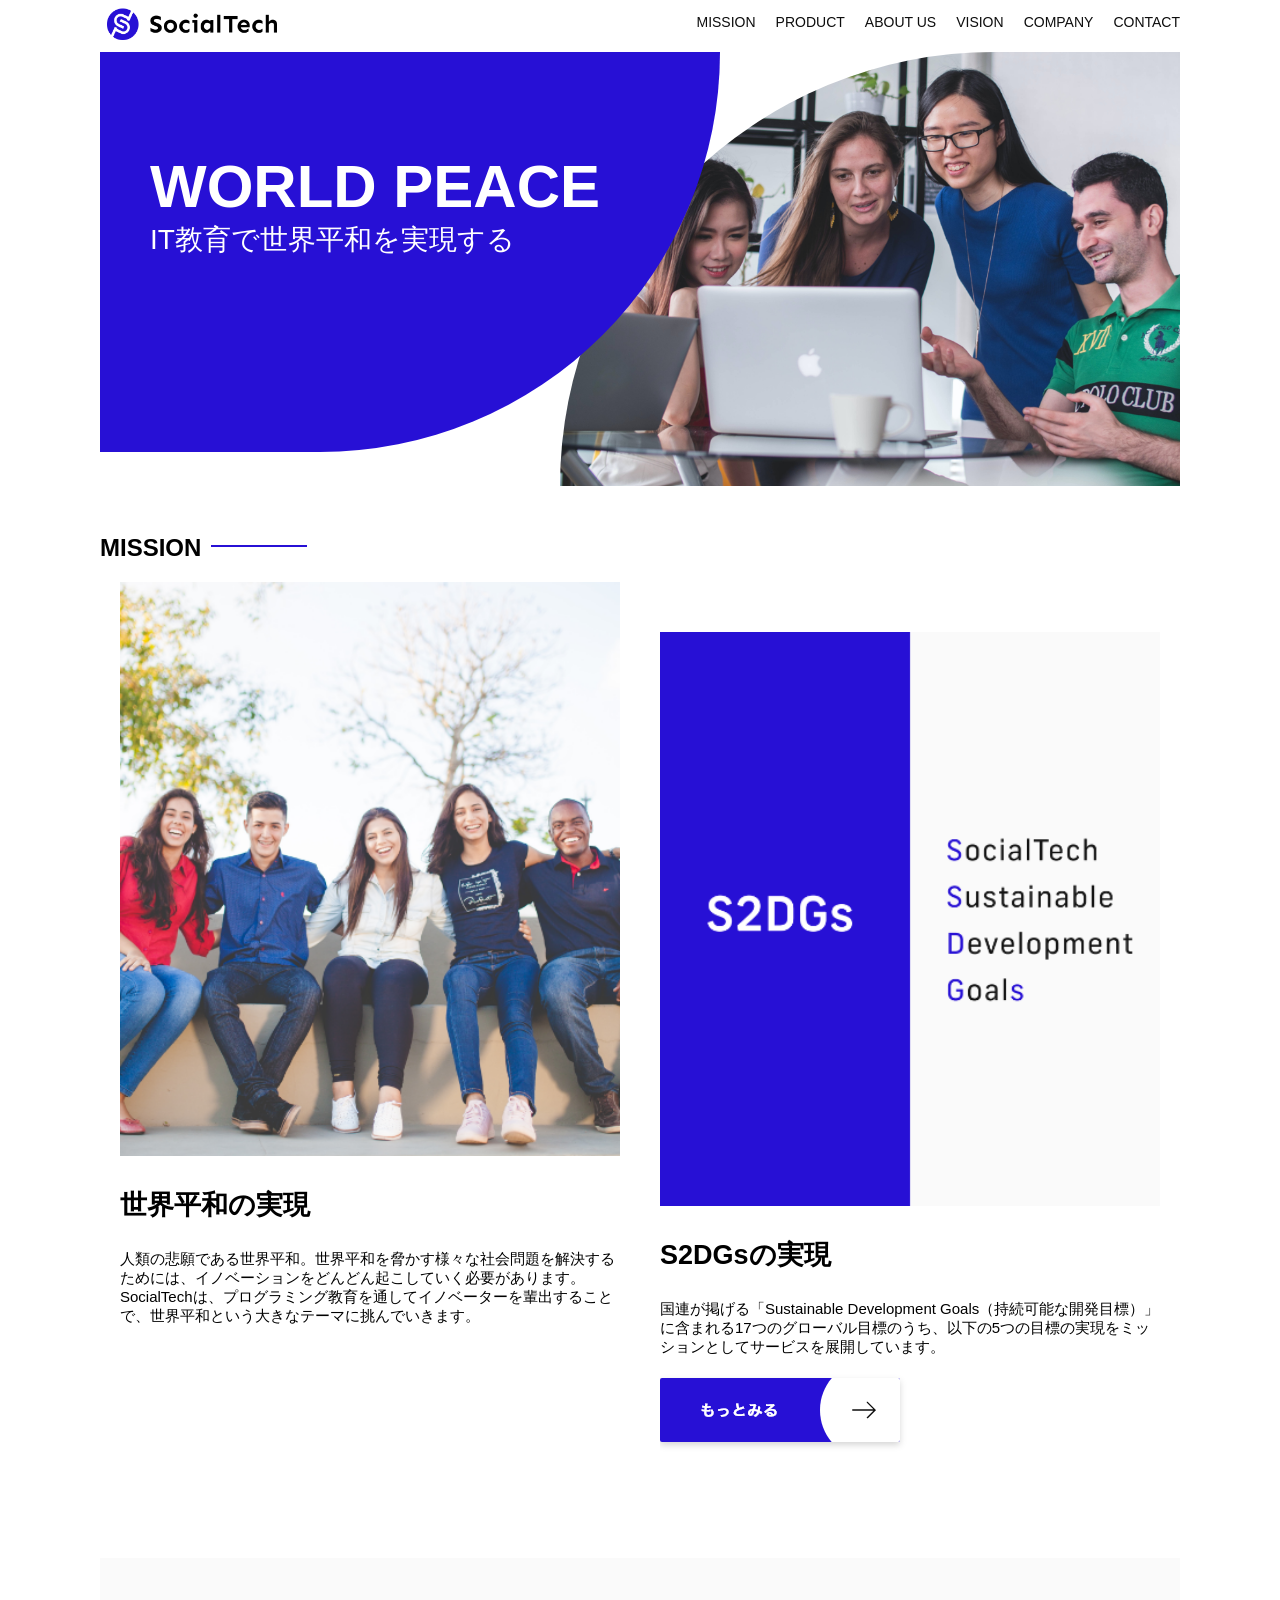
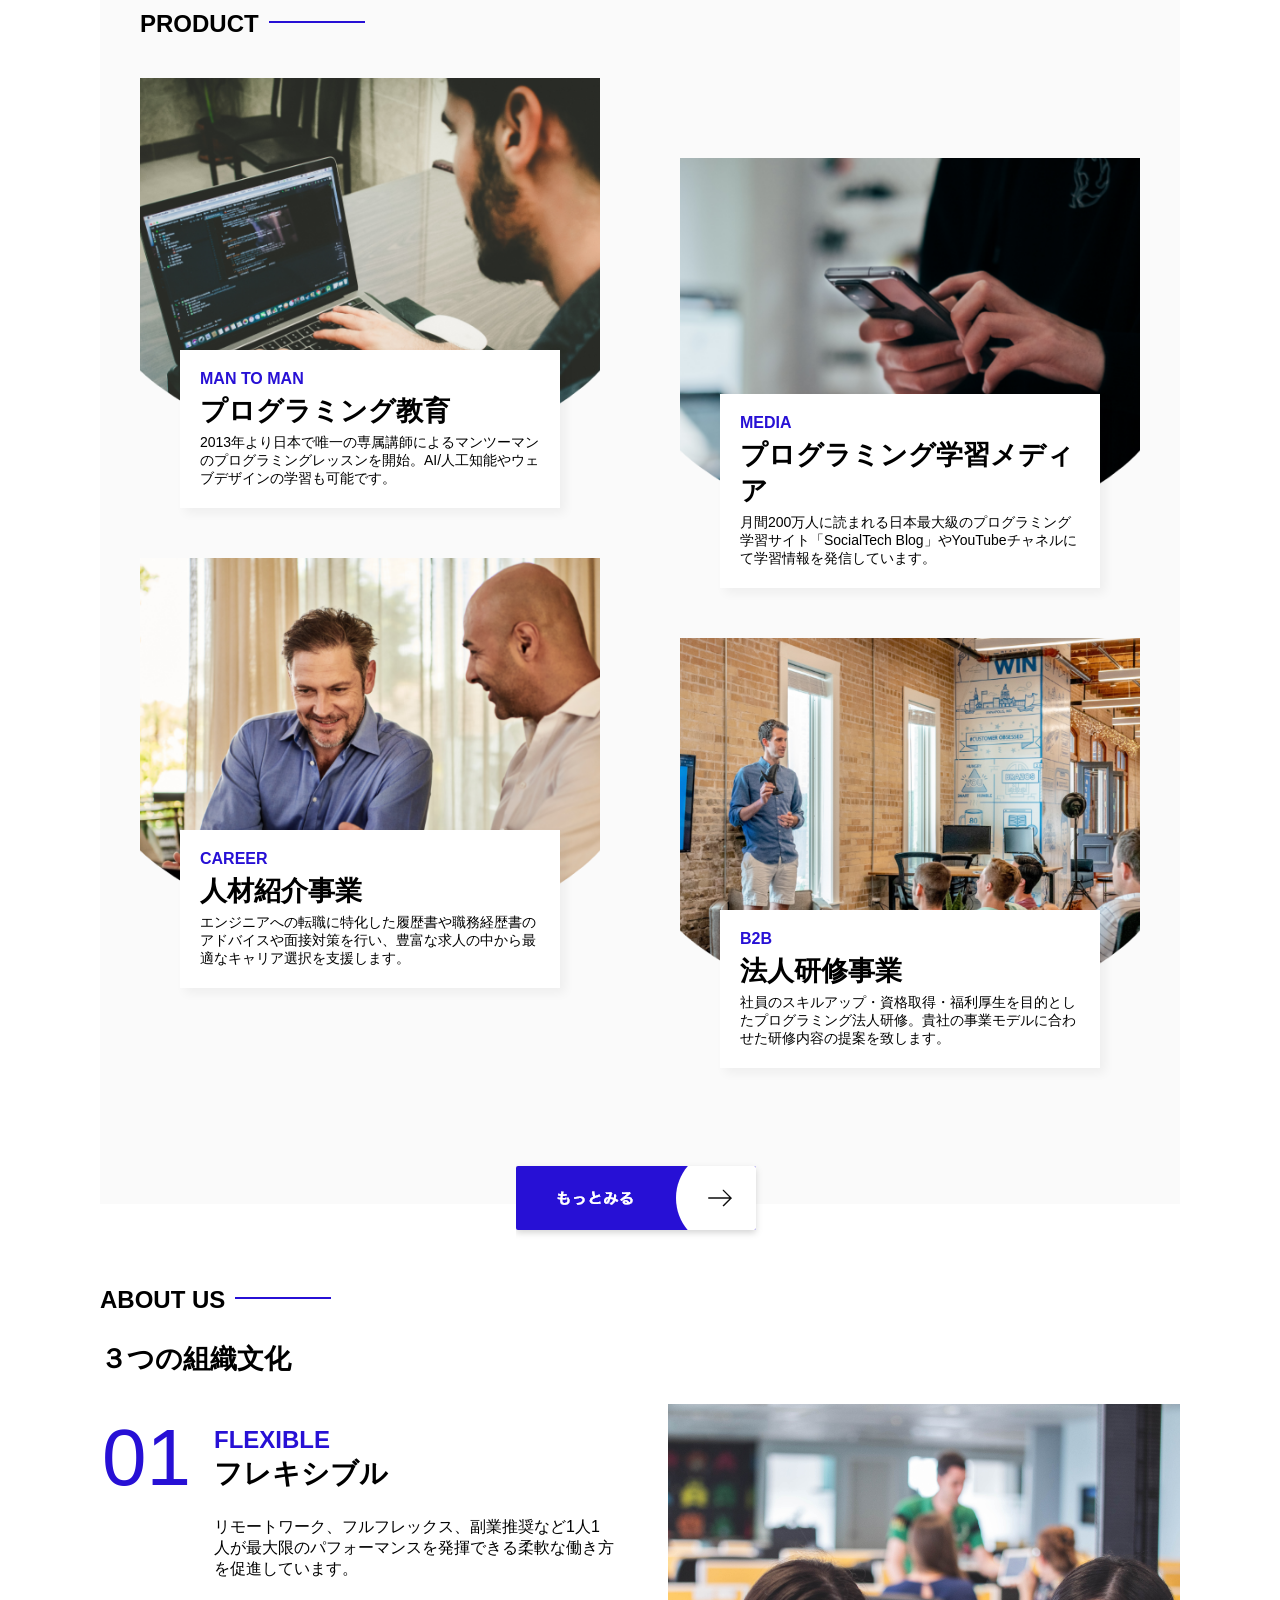
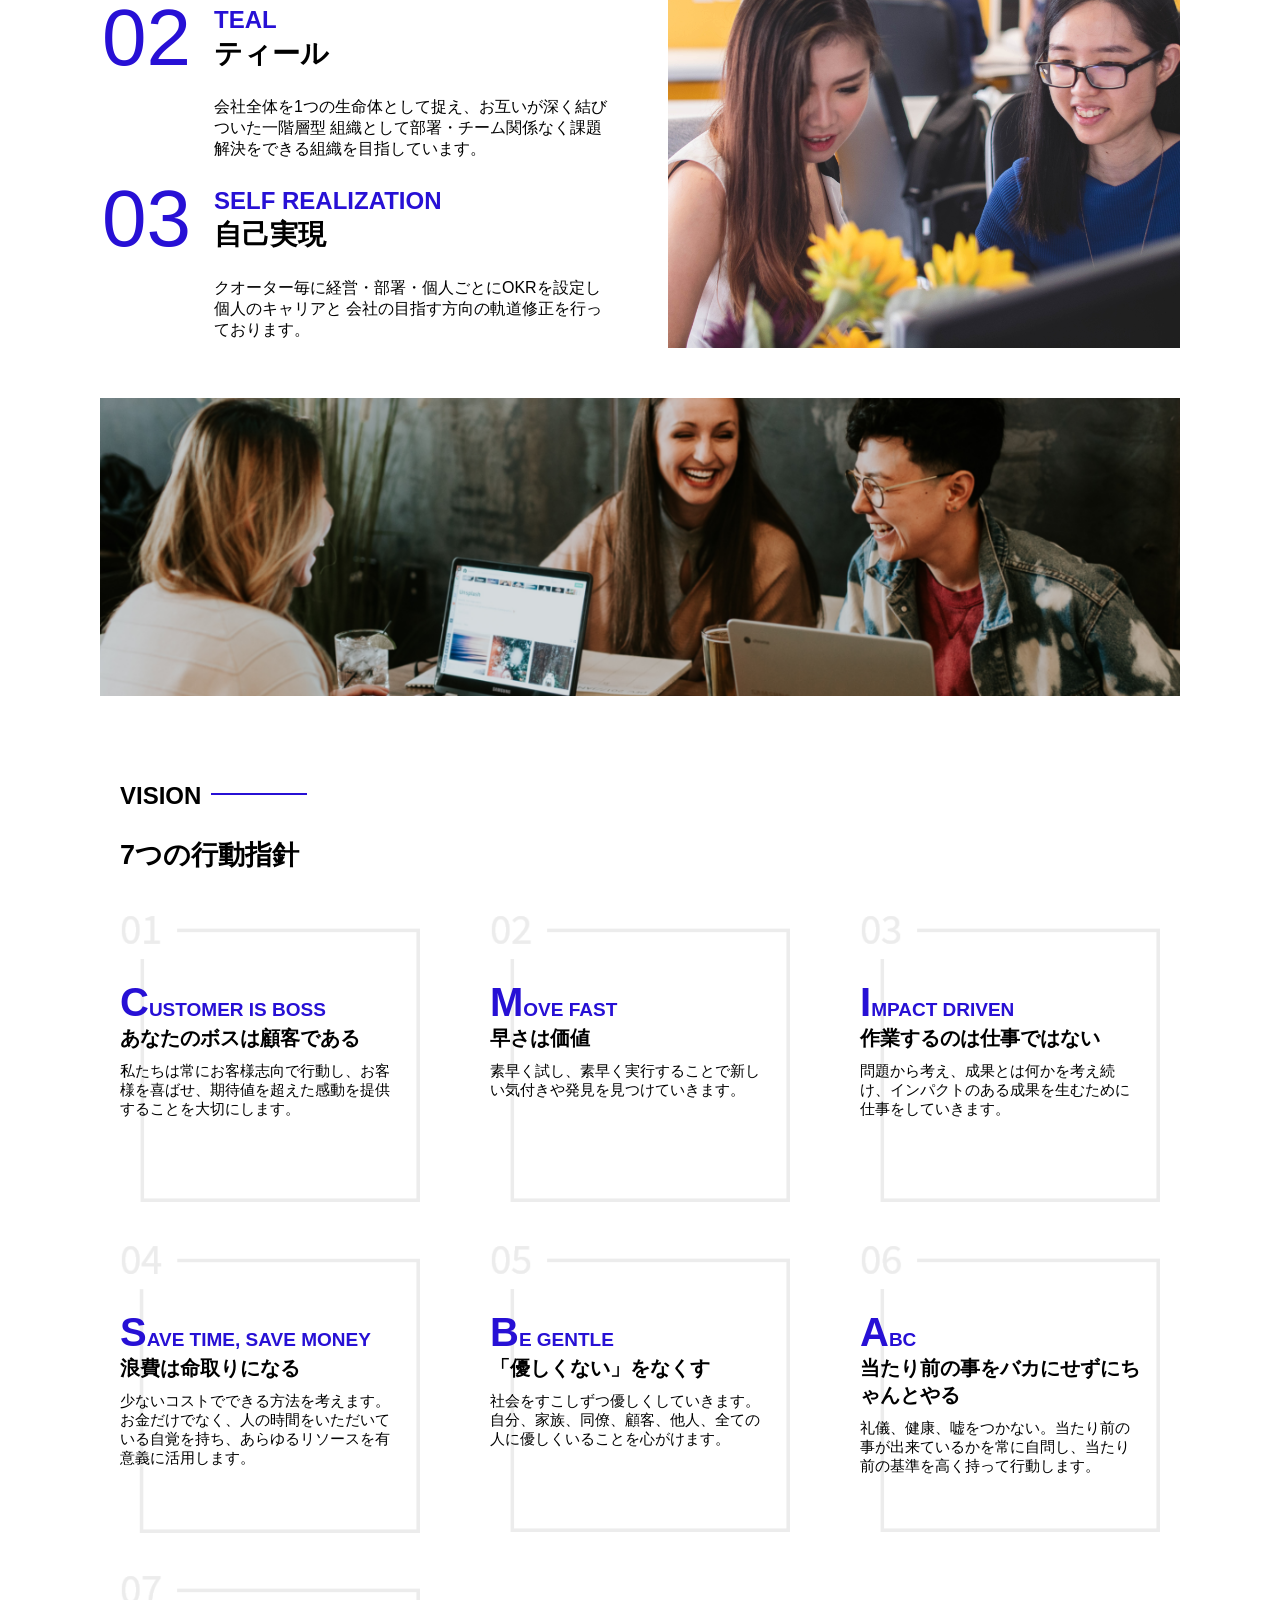
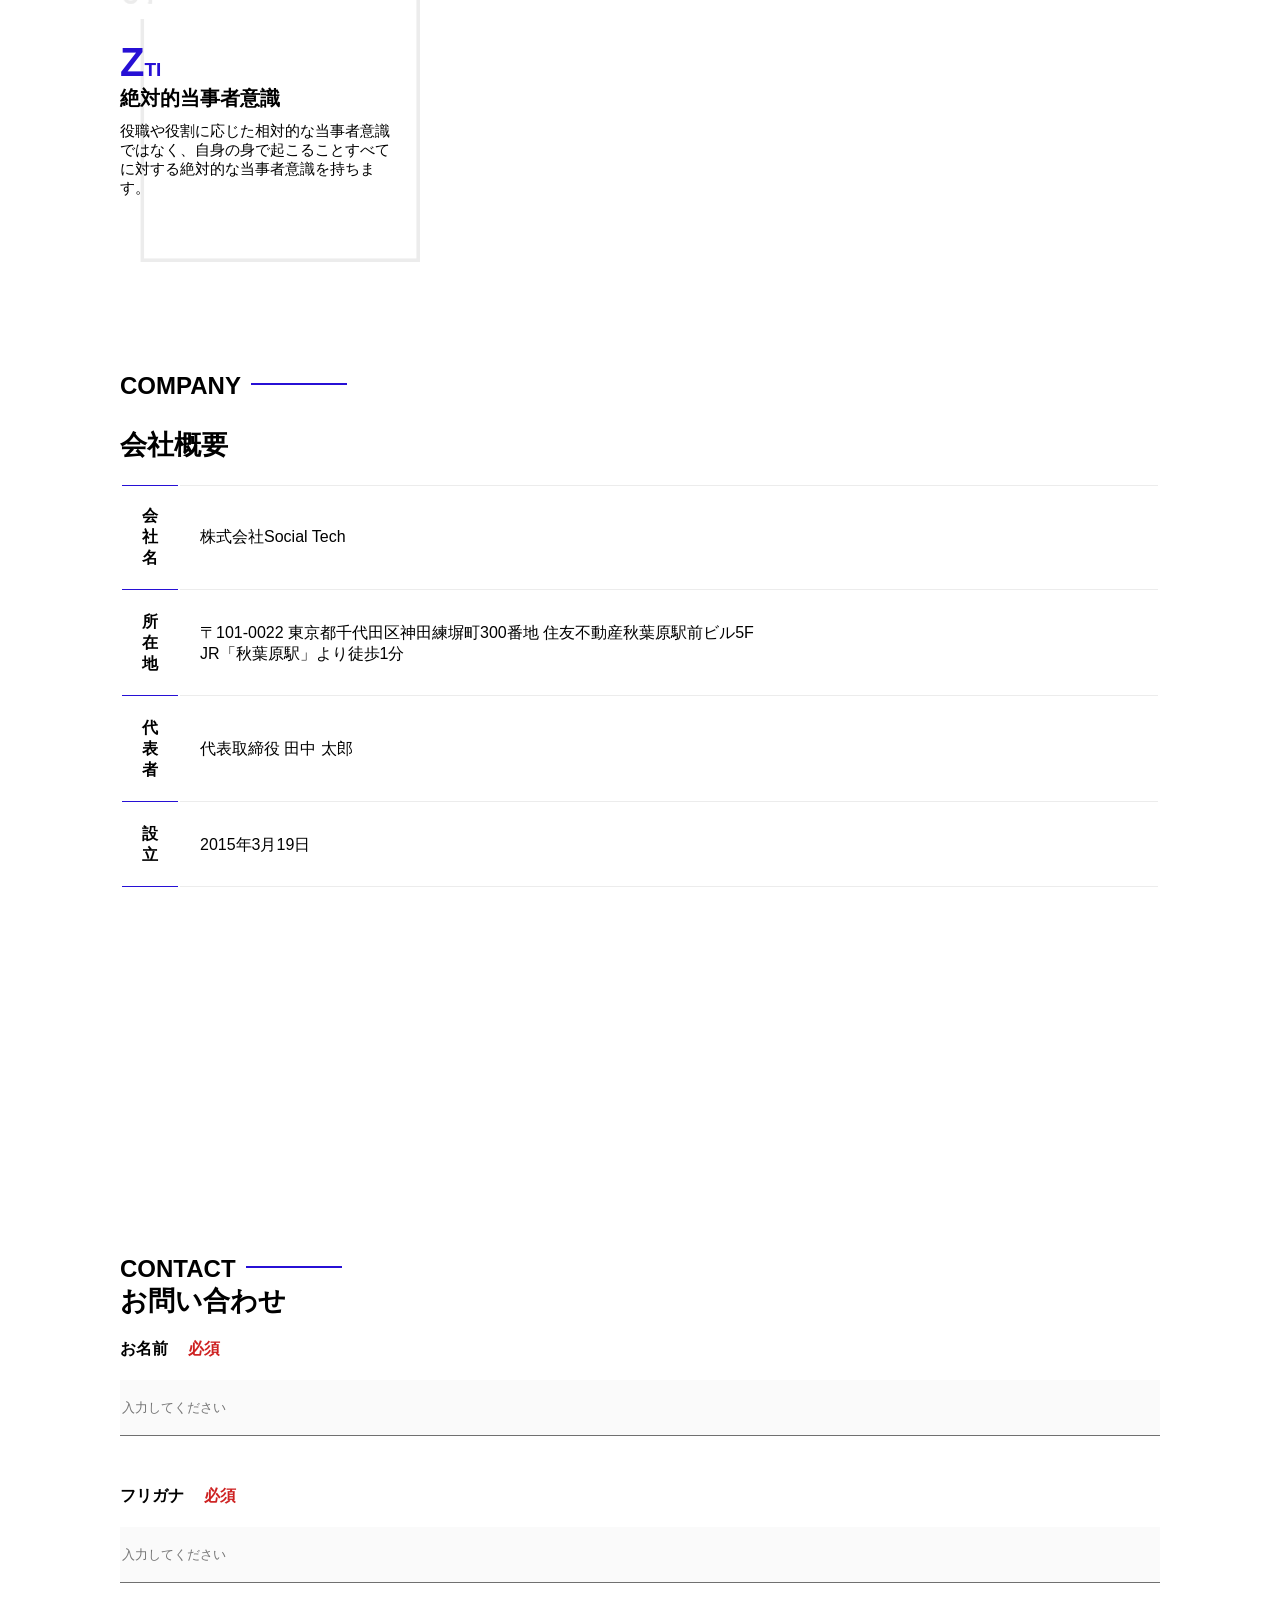
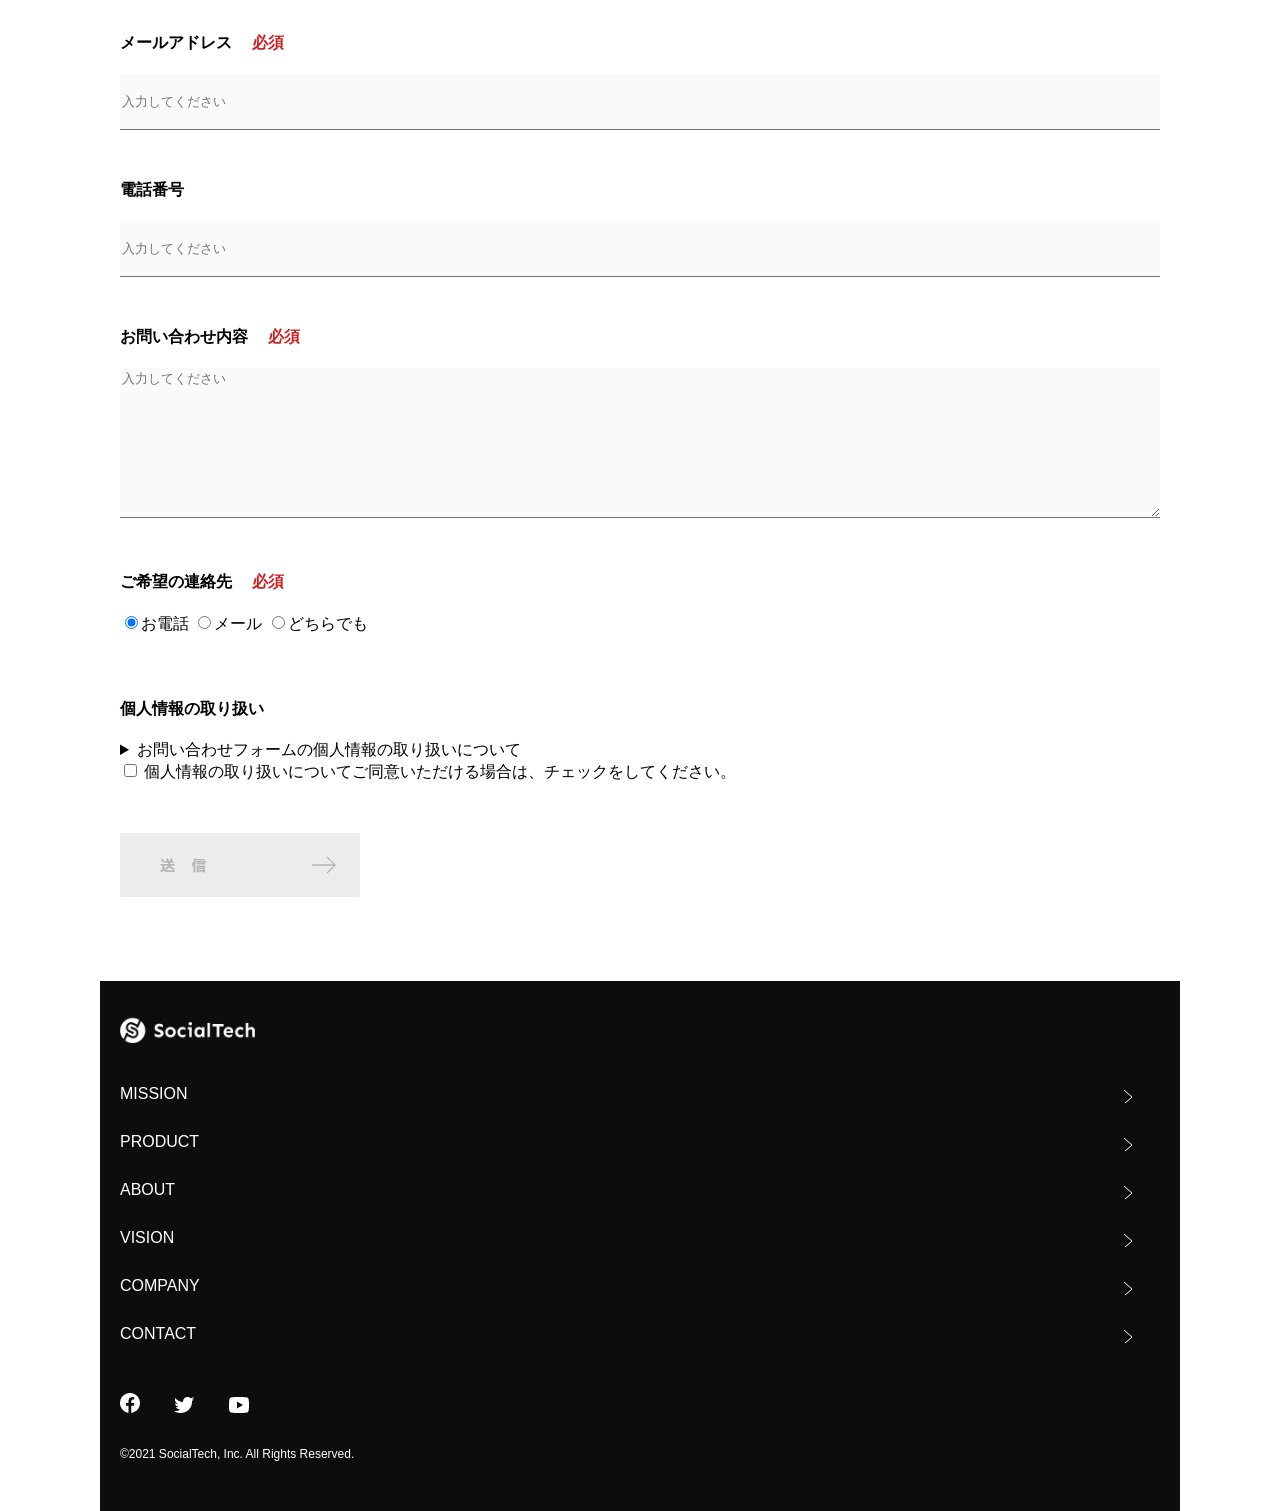
<file: kadai_tutorial_output/socialtech/index.html>
<!DOCTYPE html>
<html>
 <head>
    <title>SocialTech</title>
    <meta charset="utf-8">
    <meta name="description" content="SocialTechはEdTechのリーディングカンパニー">
    <meta name="viewport" content="width=device-width, initial-scale=1.0">
    <link rel="stylesheet" href="style.css">
 </head>    
 <body>
   <header>      
   <a href="index.html" id="logo">
      <img src="images/logo.png" alt="トップページに戻る"></a>
<nav id="nav-pc">
   <ul>
      <li><a href="mission.html">MISSION</a></li>
      <li><a href="product.html">PRODUCT</a></li>
      <li><a href="index.html#aboutus">ABOUT US</a></li>
      <li><a href="index.html#vision">VISION</a></li>
      <li><a href="index.html#company">COMPANY</a></li>
      <li><a href="index.html#contact">CONTACT</a></li>
    </ul>
    </nav>
    <!-- スマホ用メニューボタン -->
     <button id="menu-sp" onclick="document.getElementById('nav-sp').style.display='block'">
      <img src="images/button-menu.png" alt="ナビゲーションを開く">
     </button>
     <!-- スマホ用ナビゲーション -->
      <div id="nav-sp">
        <button id="close" onclick="document.getElementById('nav-sp').style.display ='none'">
          <img src="images/button-close.png" alt="ナビゲーションを閉じる">
          </button>
<nav>
  <ul>
    <li>
      <a id="logo-sp" href="index.html" onclick="document.getElementById('nav-sp').style.display='none'"><img src="images/logo-sp.png" alt="トップページに戻る"></a>
    </li>
    <li><a class="menu" href="mission.html" onclick="document.getElementById('nav-sp').style.display='none'">MISSION</a></li>
    <li><a class="menu" href="product.html" onclick="document.getElementById('nav-sp').style.display='none'">PRODUCT</a></li>
    <li><a class="menu" href="index.html#aboutus" onclick="document.getElementById('nav-sp').style.display = 'none'">ABOUT US</a></li>
    <li><a class="menu" href="index.html#vision" onclick="document.getElementById('nav-sp').style.display = 'none'">VISION</a></li>
    <li><a class="menu" href="index.html#company" onclick="document.getElementById('nav-sp').style.display = 'none'">COMPANY</a></li>
    <li><a class="menu" href="index.html#contact" onclick="document.getElementById('nav-sp').style.display = 'none'">CONTACT</a></li>
  </ul>
</nav>
<div id="sns">
  <a href="https://www.facebook.com/sejuku2013">
    <img src="images/button-facebook.png" alt="Facebookのリンク">
  </a>
  <a href="https://twitter.com/samuraijuku">
    <img src="images/button-twitter.png" alt="Twitterのリンク">
  </a>
  <a href="https://www.youtube.com/channel/UCCFOQO5aDK0xXam4cUQXT8g">
  <img src="images/button-youtube.png" alt="YouTubeのリンク">
  </a>
 </div>
</div>
   </header>
   <main>
      <article>
        <!-- メインビジュアル -->
        <section id="main-visual">
          <div id="main-message">
            <h1>WORLD PEACE</h1>
            <p>IT教育で世界平和を実現する</p>
          </div>
          <img src="images/index/index-main.png" alt="PCの周りに集まる多国籍の仲間たち">
        </section>
     <!--ミッション-->
     <section id="mission">
      <h2 class="index-h2">MISSION</h2>
      <div id="mission-flex">
        <div>
          <img id="mission-photo" src="images/index/index-mission.png" alt="屋外のベンチで写真を撮影する多国籍の仲間たち">
          <h3>世界平和の実現</h3>
          <p>人類の悲願である世界平和。世界平和を脅かす様々な社会問題を解決するためには、イノベーションをどんどん起こしていく必要があります。SocialTechは、プログラミング教育を通してイノベーターを輩出することで、世界平和という大きなテーマに挑んでいきます。
          </p>
            </div>
            <div>
              <img id="s2dgs" src="images/index/s2dgs.png" alt="S2DGs">
              <h3>S2DGsの実現</h3>
              <p>国連が掲げる「Sustainable Development Goals（持続可能な開発目標）」に含まれる17つのグローバル目標のうち、以下の5つの目標の実現をミッションとしてサービスを展開しています。</p>
              <a href="mission.html">
                <img src="images/button-more.png" alt="もっとみる">
              </a>
            </div>
          </div>
        </section>
        <!-- プロダクト -->
         <section id="product">
          <h2 class="index-h2">PRODUCT</h2>
          <div class="product-flex">
            <div id="product-left">
              <div>
                <img class="product-photo" src="images/index/index-mantoman.png" alt="PCでコードを書く男性">
                <div class="product-explain">
                  <span>MAN TO MAN</span>
                  <h3>プログラミング教育</h3>
                  <p>2013年より日本で唯一の専属講師によるマンツーマンのプログラミングレッスンを開始。AI/人工知能やウェブデザインの学習も可能です。</p>
                </div>
              </div>
              <div>
                <img class="product-photo" src="images/index/index-career.png" alt="笑顔で話し合う2人の男性">
                <div class="product-explain">
                  <span>CAREER</span>
                  <h3>人材紹介事業</h3>
                  <p>エンジニアへの転職に特化した履歴書や職務経歴書のアドバイスや面接対策を行い、豊富な求人の中から最適なキャリア選択を支援します。</p>
                </div>
              </div>
            </div>
            <div id="product-right">
              <div>
                <img class="product-photo" src="images/index/index-media.png" alt="スマートフォンを操作する人">
                <div class="product-explain">
                  <span>MEDIA</span>
                  <h3>プログラミング学習メディア</h3>
                  <p>月間200万人に読まれる日本最大級のプログラミング学習サイト「SocialTech Blog」やYouTubeチャネルにて学習情報を発信しています。</p>
                </div>
              </div>
              <div>
                <img class="product-photo" src="images/index/index-b2b.png" alt="講演中の男性とそれを聴く人々">
                <div class="product-explain">
                  <span>B2B</span>
                  <h3>法人研修事業</h3>
                  <p>社員のスキルアップ・資格取得・福利厚生を目的としたプログラミング法人研修。貴社の事業モデルに合わせた研修内容の提案を致します。</p>
                 </div>
              </div>
              </div>
          </div>
          <div id="product-more">
            <a href="product.html">
              <img src="images/button-more.png" alt="もっとみる">
            </a>
          </div>
         </section>
         <!-- ABOUTUS -->
          <section id="aboutus">
            <h2 class="index-h2">ABOUT US</h2>
            <h3>３つの組織文化</h3>
            <div>
              <table class="culture-table">
                <tr>
                  <td class="culture-num">01</td>
                  <th><span class="culture-en">FLEXIBLE</span><br>フレキシブル</th>
                  </tr>
                  <tr>
                    <td>
                      <!-- 空のセル -->
                    </td>
                    <td class="culture-description">リモートワーク、フルフレックス、副業推奨など1人1人が最大限のパフォーマンスを発揮できる柔軟な働き方を促進しています。</td>
                  </tr>
                  <tr>
                    <td class="culture-num">02</td>
                    <th><span class="culture-en">TEAL</span><br>ティール</th>
                   </tr>
                   <tr>
                    <td>
                      <!-- 空のセル -->
                    </td>
                    <td class="culture-description">会社全体を1つの生命体として捉え、お互いが深く結びついた一階層型 組織として部署・チーム関係なく課題解決をできる組織を目指しています。</td>
                    </tr>
                    <tr>
                      <td class="culture-num">03</td>
                      <th><span class="culture-en">SELF REALIZATION</span><br>自己実現</th>
                    </tr>
                    <tr>
                      <td>
                        <!-- からのセル -->
                      </td>
                      <td class="culture-description">クオーター毎に経営・部署・個人ごとにOKRを設定し個人のキャリアと 会社の目指す方向の軌道修正を行っております。</td>
                    </tr>
              </table>
              <img class="culture-img" src="images/index/index-aboutus1.png" alt="笑顔で話し合う2人の女性">
            </div>
            <img class="culture-img2" src="images/index/index-aboutus2.png" alt="笑顔で話し合う3人の男女">
          </section>
          <!-- VISION -->
           <section id="vision">
            <h2 class="index-h2">VISION</h2>
            <h3>7つの行動指針</h3>
            <div>
              <div class="vision-box">
                <img src="images/index/vision-01.png" alt="01">
                <div>
                  <h4>CUSTOMER IS BOSS</h4>
                  <h5>あなたのボスは顧客である</h5>
                  <p>私たちは常にお客様志向で行動し、お客様を喜ばせ、期待値を超えた感動を提供することを大切にします。</p>
                </div>
              </div>
              <div class="vision-box">
                <img src="images/index/vision-02.png" alt="02">
                <div>
                  <h4>MOVE FAST</h4>
                  <h5>早さは価値</h5>
                  <p>素早く試し、素早く実行することで新しい気付きや発見を見つけていきます。</p>
                </div>
                </div>
                 <div class="vision-box">
                  <img src="images/index/vision-03.png" alt="03">
                  <div>
                    <h4>IMPACT DRIVEN</h4>
                    <h5>作業するのは仕事ではない</h5>
                    <p>問題から考え、成果とは何かを考え続け、インパクトのある成果を生むために仕事をしていきます。</p>
                  </div>
                </div>
                <div class="vision-box">
                  <img src="images/index/vision-04.png" alt="04">
                  <div>
                    <h4>SAVE TIME, SAVE MONEY</h4>
                    <h5>浪費は命取りになる</h5>
                    <p>少ないコストでできる方法を考えます。お金だけでなく、人の時間をいただいている自覚を持ち、あらゆるリソースを有意義に活用します。</p>
                 </div>
                </div>
                 <div class="vision-box">
                  <img src="images/index//vision-05.png" alt="05">
                  <div>
                    <h4>BE GENTLE</h4>
                    <h5>「優しくない」をなくす</h5>
                    <p>社会をすこしずつ優しくしていきます。自分、家族、同僚、顧客、他人、全ての人に優しくいることを心がけます。</p>
                    </div>
                 </div>
               <div class="vision-box">
            <img src="images/index/vision-06.png" alt="06">
            <div>
              <h4>ABC</h4>
              <h5>当たり前の事をバカにせずにちゃんとやる</h5>
              <p>礼儀、健康、嘘をつかない。当たり前の事が出来ているかを常に自問し、当たり前の基準を高く持って行動します。</p>
            </div>
           </div>
           <div class="vision-box">
            <img src="images/index/vision-07.png" alt="07">
            <div>
              <h4>ZTI</h4>
              <h5>絶対的当事者意識</h5>
              <p>役職や役割に応じた相対的な当事者意識ではなく、自身の身で起こることすべてに対する絶対的な当事者意識を持ちます。</p>
            </div>
          </div>
              </div>
           </section>
           <!-- COMPANY -->
            <section id="company">
              <h2 class="index-h2">COMPANY</h2>
              <h3>会社概要</h3>
              <table id="company-table">
                <tr>
                  <th class="tableheader tableheader-first">会社名</th>
                  <td class="cell cell-first">株式会社Social Tech</td>
                </tr>
                <tr>
                    <th class="tableheader">所在地</th>
                    <td class="cell">〒101-0022 東京都千代田区神田練塀町300番地 住友不動産秋葉原駅前ビル5F<br>JR「秋葉原駅」より徒歩1分</td>
                  </tr>
                  <tr>
                    <th class="tableheader">代表者</th>
                  <td class="cell">代表取締役 田中 太郎</td>  
                  </tr>
                  <tr>
                  <th class="tableheader">設立</th>
                  <td class="cell">2015年3月19日</td>
                </tr>
              </table>
              <iframe src="https://www.google.com/maps/embed?pb=!1m18!1m12!1m3!1d3240.0688551336807!2d139.7720776771055!3d35.69992317258124!2m3!1f0!2f0!3f0!3m2!1i1024!2i768!4f13.1!3m3!1m2!1s0x60188fee13660e23%3A0x77137876edf742ac!2z5L2P5Y-L5LiN5YuV55Sj56eL6JGJ5Y6f6aeF5YmN44OT44Or!5e0!3m2!1sja!2sjp!4v1704858013291!5m2!1sja!2sjp"style="border : 0" allowfullscreen="" loading="lazy">
            </iframe>
            </section>
            <!-- お問い合わせフォーム -->
             <section id="contact">
              <h2 class="index-h2">CONTACT</h2>
              <h3>お問い合わせ</h3>
              <form>
                <div>
                  <div class="contact-heading">
                    <label class="contact-label">お名前<span class="contact-span">必須</span></label>
                    </div>
                    <div>
                      <input type="text" name="name" placeholder="入力してください" class="contact-textbox">
                </div>
              </div>
                <div>
                <div class="contact-heading">
                  <label class="contact-label">フリガナ<span class="contact-span">必須</span></label>
                </div>
                <div>
                  <input type="text" name="hurigana" placeholder="入力してください" class="contact-textbox">
                </div>
              </div>
              <div>
                <div class="contact-heading">
                  <label class="contact-label">メールアドレス<span class="contact-span">必須</span></label>
                </div>
                 <div>
                <input type="text" name="email" placeholder="入力してください" class="contact-textbox">
              </div>
            </div>
              <div>
                <div class="contact-heading">
                  <label class="contact-label">電話番号</label>
                </div>
                <div>
                  <input type="text" name="tel" placeholder="入力してください" class="contact-textbox">
                </div>
                </div>
                <div>
                <div class="contact-heading">
                  <label class="contact-label">お問い合わせ内容<span class="contact-span">必須</span></label>
                </div>
                <div>
                  <textarea class="contact-textarea" placeholder="入力してください" name="message"></textarea>
                </div>
              </div>
              <div>
                <div class="contact-heading">
                  <label class="contact-label">ご希望の連絡先<span class="contact-span">必須</span></label>
                             </div>
              <div>
              <input class="radiobutton" type="radio" value="tel" name="contact" checked><label>お電話</label>
              <input class="radiobutton" type="radio" value="mail" name="contact" ><label>メール</label>
              <input class="radiobutton" type="radio" value="both" name="contact" ><label>どちらでも</label>
              </div>
            </div>
            <div>
              <div class="contact-heading">
              <label class="contact-label">個人情報の取り扱い</label>
              </div>
              <div>
                <details>
                  <summary>お問い合わせフォームの個人情報の取り扱いについて</summary>
                  <div>
                    <dl>
                      <dt>1.組織の名称又は氏名</dt>
                      <dd>株式会社Social Tech</dd>
                      <dt>２．個人情報保護管理者（若しくはその代理人）の氏名又は職名、所属及び連絡先</dt>
                      <dd>
                        <p>鈴木 一郎 コーポレート部</p>
                        <p>メールアドレス:samurai@example.com</p>
                        <p>TEL:03-1234-5678</p>
                      </dd>
                      <dt>3.個人情報の利用目的</dt>
                      <dd>
                        <ul>
                          <li>本サービス及び本サービスに関連する情報の提供又はそれらに関する連絡のため</li>
                          <li>ユーザーの本人確認のため</li>
                          <li>当社サービスのご案内のため</li>
                           <li>当社の商品等の広告または宣伝（電子メールによるものを含むものとします。）</li>
                        </ul>
                      </dd>
                      <dt>4. 個人情報の取り扱い業務の委託</dt>
                      <dd>個人情報の取扱業務の全部または一部を外部に業務委託する場合があります。その際、弊社は、個人情報を適切に保護できる管理体制を敷き実行していることを条件として委託先を厳選したうえで、機密保持契約を委託先と締結し、お客様の個人情報を厳密に管理させます。</dd>
                      <dt>５．個人情報の開示等の請求</dt>
                      <dd>
                        お客様は、弊社に対してご自身の個人情報の開示等（利用目的の通知、開示、内容の訂正・追加・削除、利用の停止または消去、第三者への提供の停止）に関して、当社問合わせ窓口に申し出ることができます。<br>
                         その際、弊社はお客様ご本人を確認させていただいたうえで、合理的な期間内に対応いたします。<br>
                         なお、個人情報に関する弊社問合わせ先は、次の通りです。
                       </dd>
                      <dd>
                        <p>株式会社SocialTech 個人情報問合せ窓口</p>
                        <p>〒150-0043 東京都千代田区神田練塀町300番地 住友不動産秋葉原駅前ビル5F</p>
                        <p>メールアドレス：samurai@example.com TEL：03-1234-5678</p>
                      </dd>

                      <dt>６．個人情報を提供されることの任意性について</dt>
                      <dd>お客様がご自身の個人情報を弊社に提供されるか否かは、お客様のご判断によりますが、もしご提供されない場合には、適切なサービスが提供できない場合がありますので予めご了承ください。</dd>
                    </dl>
                  </div>
                  </details>
                  <input type="checkbox" name="agree">
                  <span>個人情報の取り扱いについてご同意いただける場合は、チェックをしてください。</span>
                  </div>
                  </div>
                  <input type="image" src="images/button-submit.png" alt="送信する">
              </form>
             </section>
      </article>
    </main>

    <footer>
      <div id="footer-logo">
        <img src="images/logo-sp.png" alt="SocialTech">
      </div>
      <div id="footer-link">
        <a href="mission.html">MISSION</a>
        <a href="product.html">PRODUCT</a>
        <a href="index.html#aboutus">ABOUT</a>
        <a href="index.html#vision">VISION</a>
        <a href="index.html#company">COMPANY</a>
        <a href="index.html#contact">CONTACT</a>
      </div>
      <div id="sns-footer">
        <div class="sns-btns">
          <a href="https://www.facebook.com/sejuku2013"><img src="images/button-facebook.png" alt="facebookのリンク"></a>
          <a href="https://twitter.com/samuraijuku"><img src="images/button-twitter.png" alt="Twitterのリンク"></a>
          <a href="https://www.youtube.com/channel/UCCFOQO5aDK0xXam4cUQXT8g"><img src="images/button-youtube.png" alt="YouTubeのリンク"></a>
        </div>
        <p id="copyright">&copy;2021 SocialTech, Inc. All Rights Reserved.</p>
      </div>
    </footer>
    </body>
  </html>
</file>
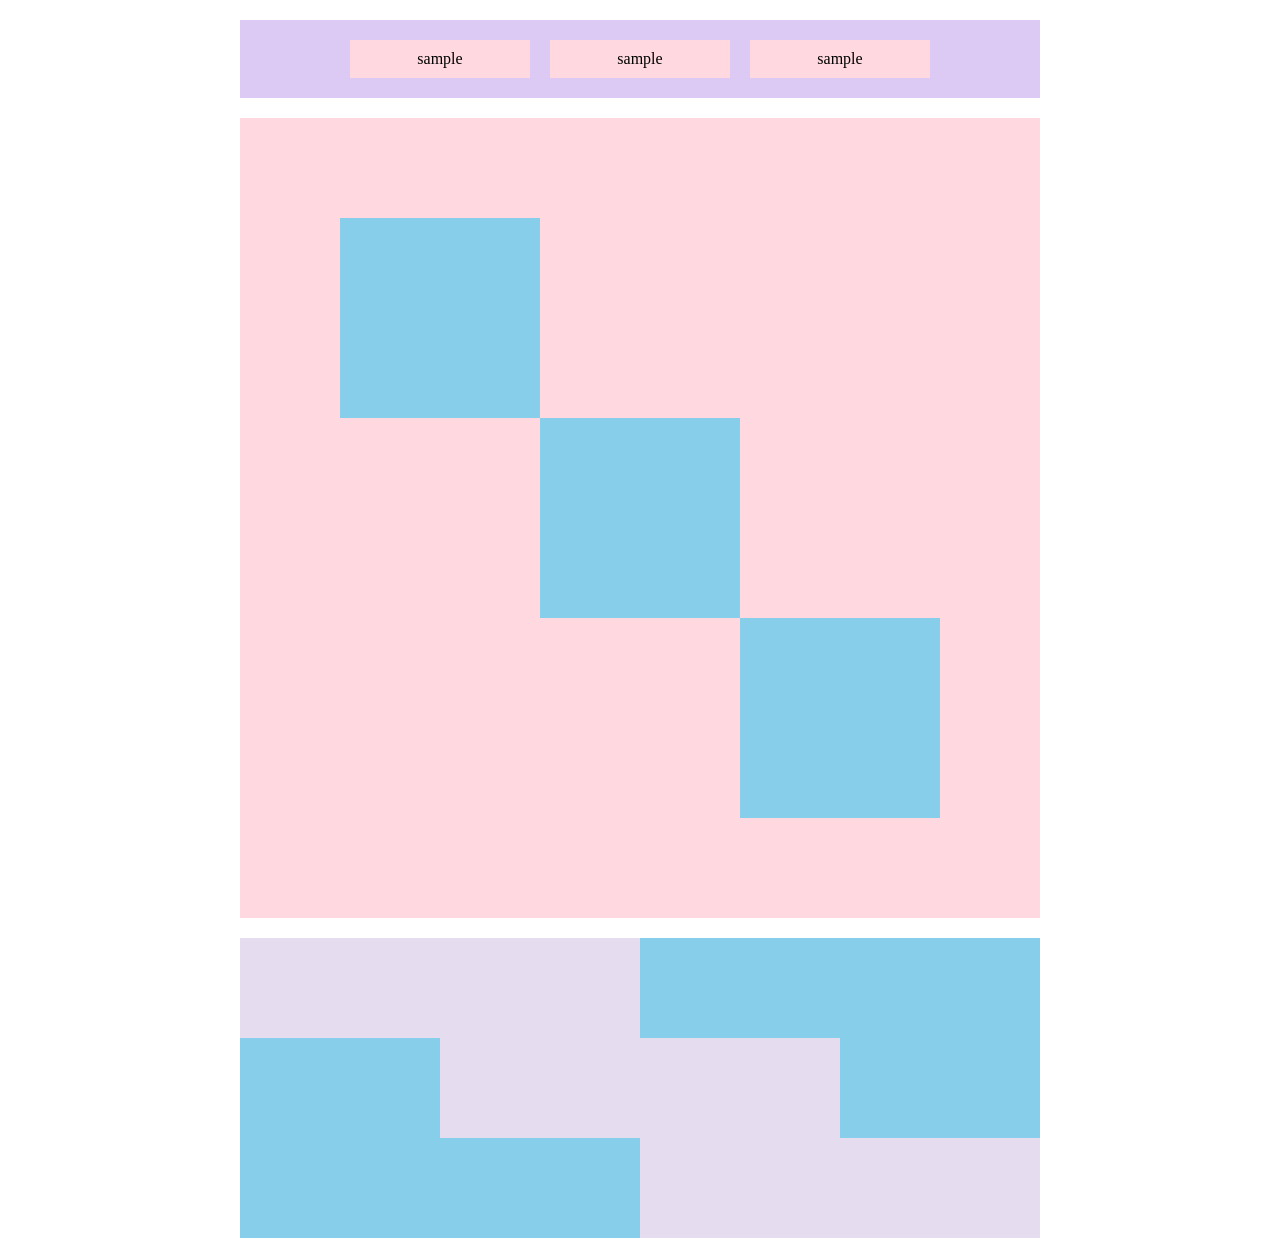
<file: kadai_018.html>
<!DOCTYPE html>
<html>
<head>
  <meta charset="UTF-8">
  <link rel="stylesheet" href="style.css">
  <meta name="description" content="このページは18章の課題です。">
  <title>18章課題</title>
</head>
<body>
  <div id="top">
    <p class="top-child">sample</p>
    <p class="top-child">sample</p>
    <p class="top-child">sample</p>
  </div>
  <div id="middle">
    <div id="middle-child01"></div>
    <div id="middle-child02"></div>
    <div id="middle-child03"></div>
  </div>
  <div id="bottom">
    <div id="bottom-child01"></div>
    <div id="bottom-child02"></div>
    <div id="bottom-child03"></div>
  </div>
</body>
</html>
</file>
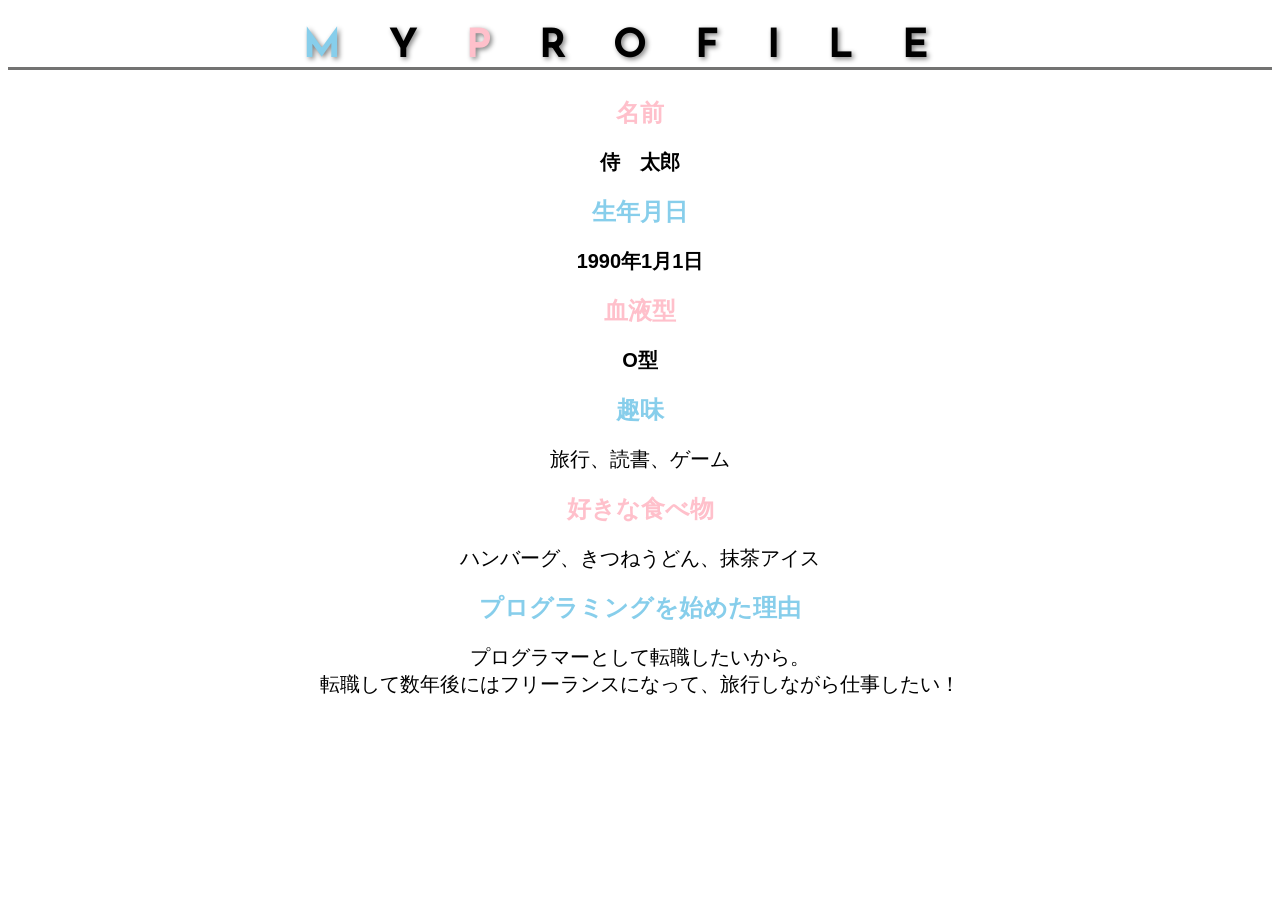
<file: kadai_015/kadai_015.html>
<!DOCTYPE html>
<html>
<head>
  <title>15章課題</title>
  <meta charset="UTF-8">
  <meta name="description" content="このページは15章の課題です。">
  <link rel="stylesheet" href="style.css">
  <link rel="preconnect" href="https://fonts.googleapis.com">
  <link rel="preconnect" href="https://fonts.gstatic.com" crossorigin>
  <link href="https://fonts.googleapis.com/css2?family=Josefin+Sans&display=swap" rel="stylesheet">
</head>
<body>
  <h1><span class="blue">M</span>Y<span class="pink">P</span>ROFILE</h1>
  <div id="basic">
    <h2 class="pink">名前</h2>
    <p>侍　太郎</p>
    <h2 class="blue">生年月日</h2>
    <p>1990年1月1日</p>
    <h2 class="pink">血液型</h2>
    <p>O型</p>
  </div>
  <h2 class="blue">趣味</h2>
  <p>旅行、読書、ゲーム</p>
  <h2 class="pink">好きな食べ物</h2>
  <p>ハンバーグ、きつねうどん、抹茶アイス</p>
  <h2 class="blue">プログラミングを始めた理由</h2>
  <p>プログラマーとして転職したいから。<br>転職して数年後にはフリーランスになって、旅行しながら仕事したい！</p>
</body>
</html>
</file>
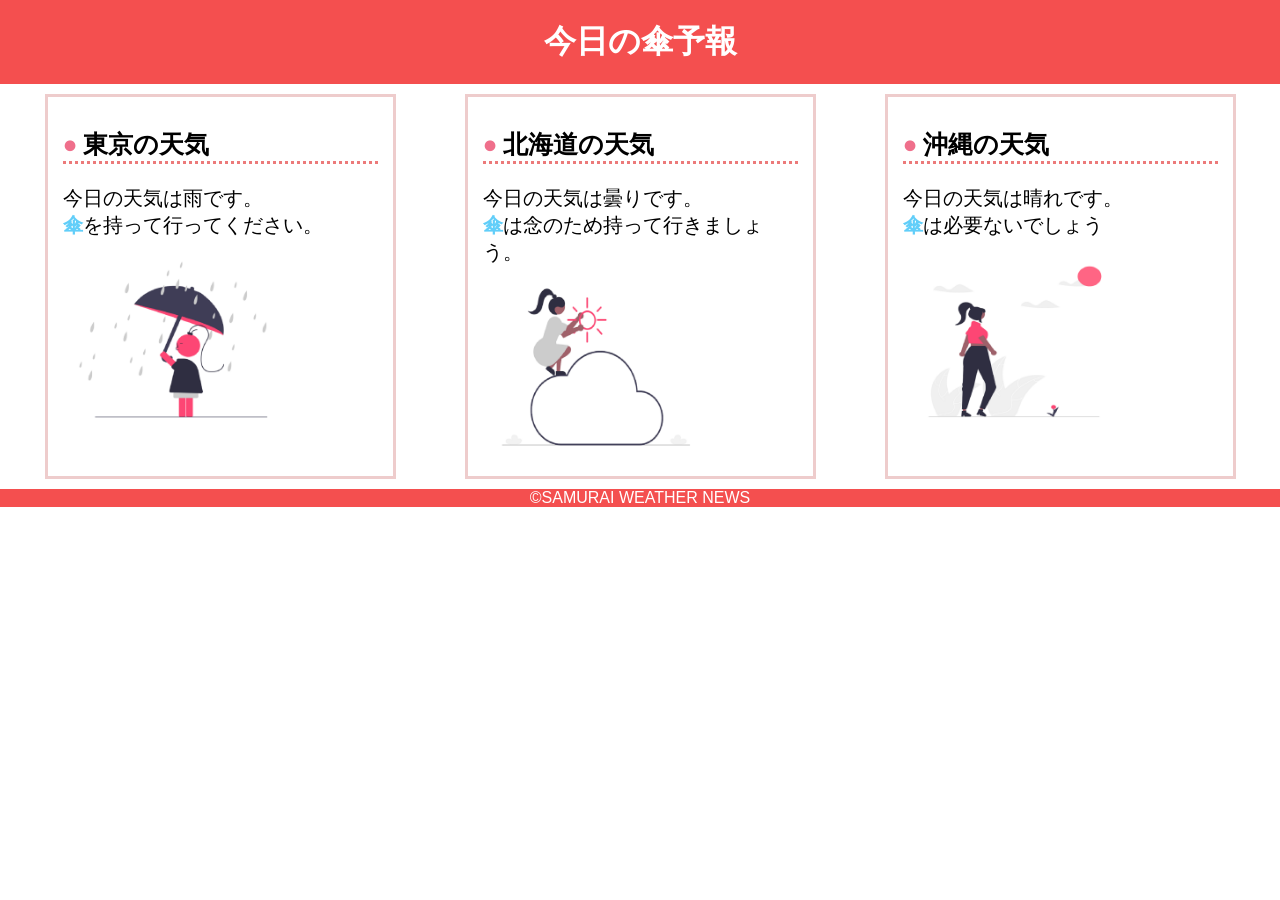
<file: kadai_022/kadai_022.html>
<!DOCTYPE html>
<html>
    <head>
        <meta charset="UTF-8">
        <meta name="viewport" content="width=device-width, initial-scale=1.0">
        <link rel="stylesheet" href="style.css">
        <meta name="description" content="このページは22章の課題です。">
        <title>22章課題</title>
    </head>
    <body>
       
        <header>
            <h1>今日の傘予報</h1>
        </header>  
 
        <main>

            <div id="parent">
                <div class="contents">
                    <h2>東京の天気</h2>
                    <p>今日の天気は雨です。</p>
                    <p>傘を持って行ってください。</p>
                    <img src="images/rainy.png" alt="雨">
                </div>
 
                <div class="contents">
                    <h2>北海道の天気</h2>
                    <p>今日の天気は曇りです。</p>
                    <p>傘は念のため持って行きましょう。</p>
                    <img src="images/cloudy.png" alt="曇り">
                </div>
 
                <div class="contents">
                    <h2>沖縄の天気</h2>
                    <p>今日の天気は晴れです。</p>
                    <p>傘は必要ないでしょう</p>
                    <img src="images/sunny.png" alt="晴れ">
                </div>

            </div>    
 
        </main>
 
        <footer>
            <a href="https://www.sejuku.net/corp/">&copy;SAMURAI WEATHER NEWS</a>
         </footer>
 
    </body>
</html>
</file>
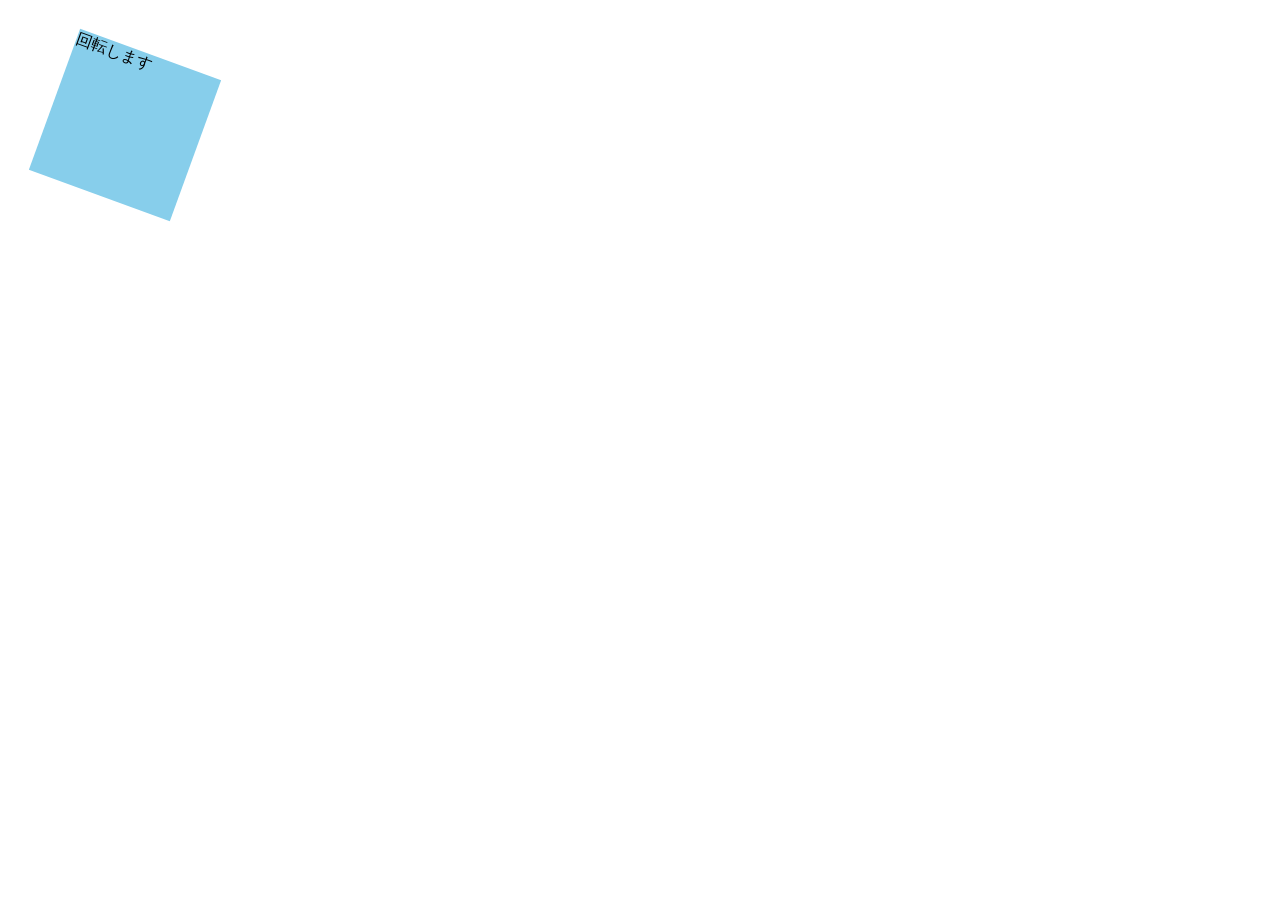
<file: kadai_mdn_css/mdn.html>
<!DOCTYPE html>
<html>

<head>
    <style>
        div{
            position:absolute;
            transform : rotate(20deg);
        
            left:50px;
            top:50px;
            width:150px;
            height:150px;
            background-color: skyblue;
        }
    </style>
</head>

<body>
    <div>
        回転します
    </div>
    </body>

</html>
</file>
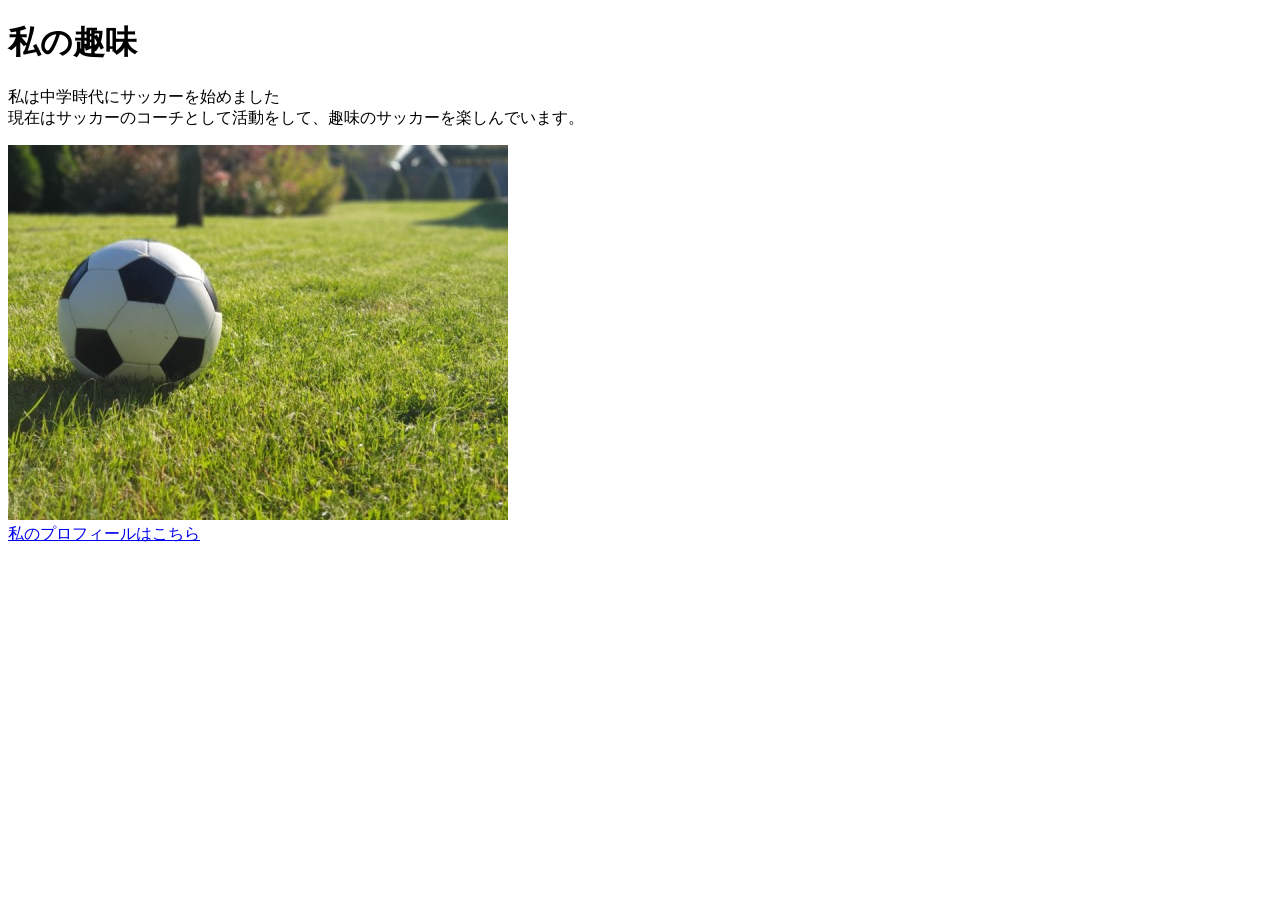
<file: kadai_005/html/kadai_005.html>
<!doctype html>
<html>
<head>
    <title>5章課題</title>
    <meta name="description" content="このページは５章の課題です。">
    <meta charset="UTF-8">
</head>
<body>
    <h1>私の趣味</h1>
    <p>私は中学時代にサッカーを始めました<br>
        現在はサッカーのコーチとして活動をして、趣味のサッカーを楽しんでいます。
    </p>
    <!--サッカーボールの画像を表示するコードを記述する　-->
     <img src="../images/sample.jpg"><br>
     <a href="https://x.com/samuraijuku">私のプロフィールはこちら</a>
</body>
</html>
</file>
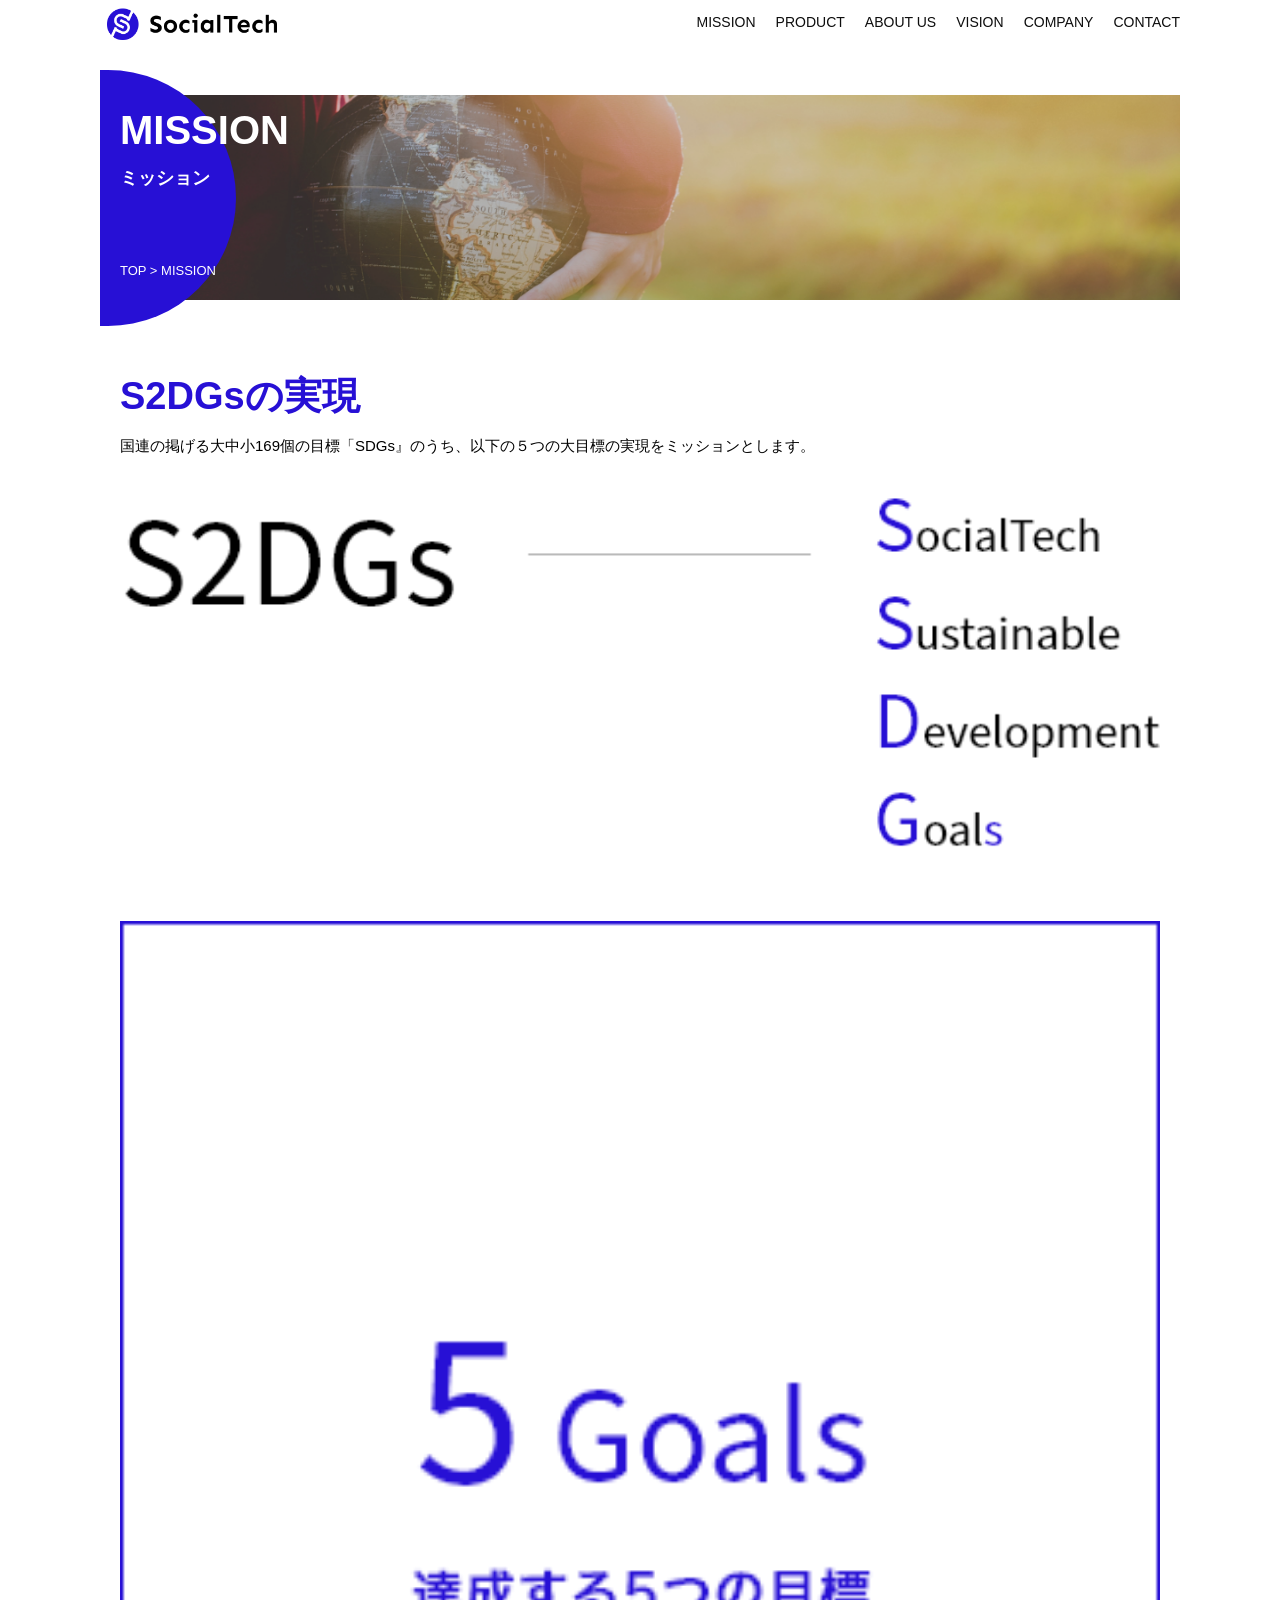
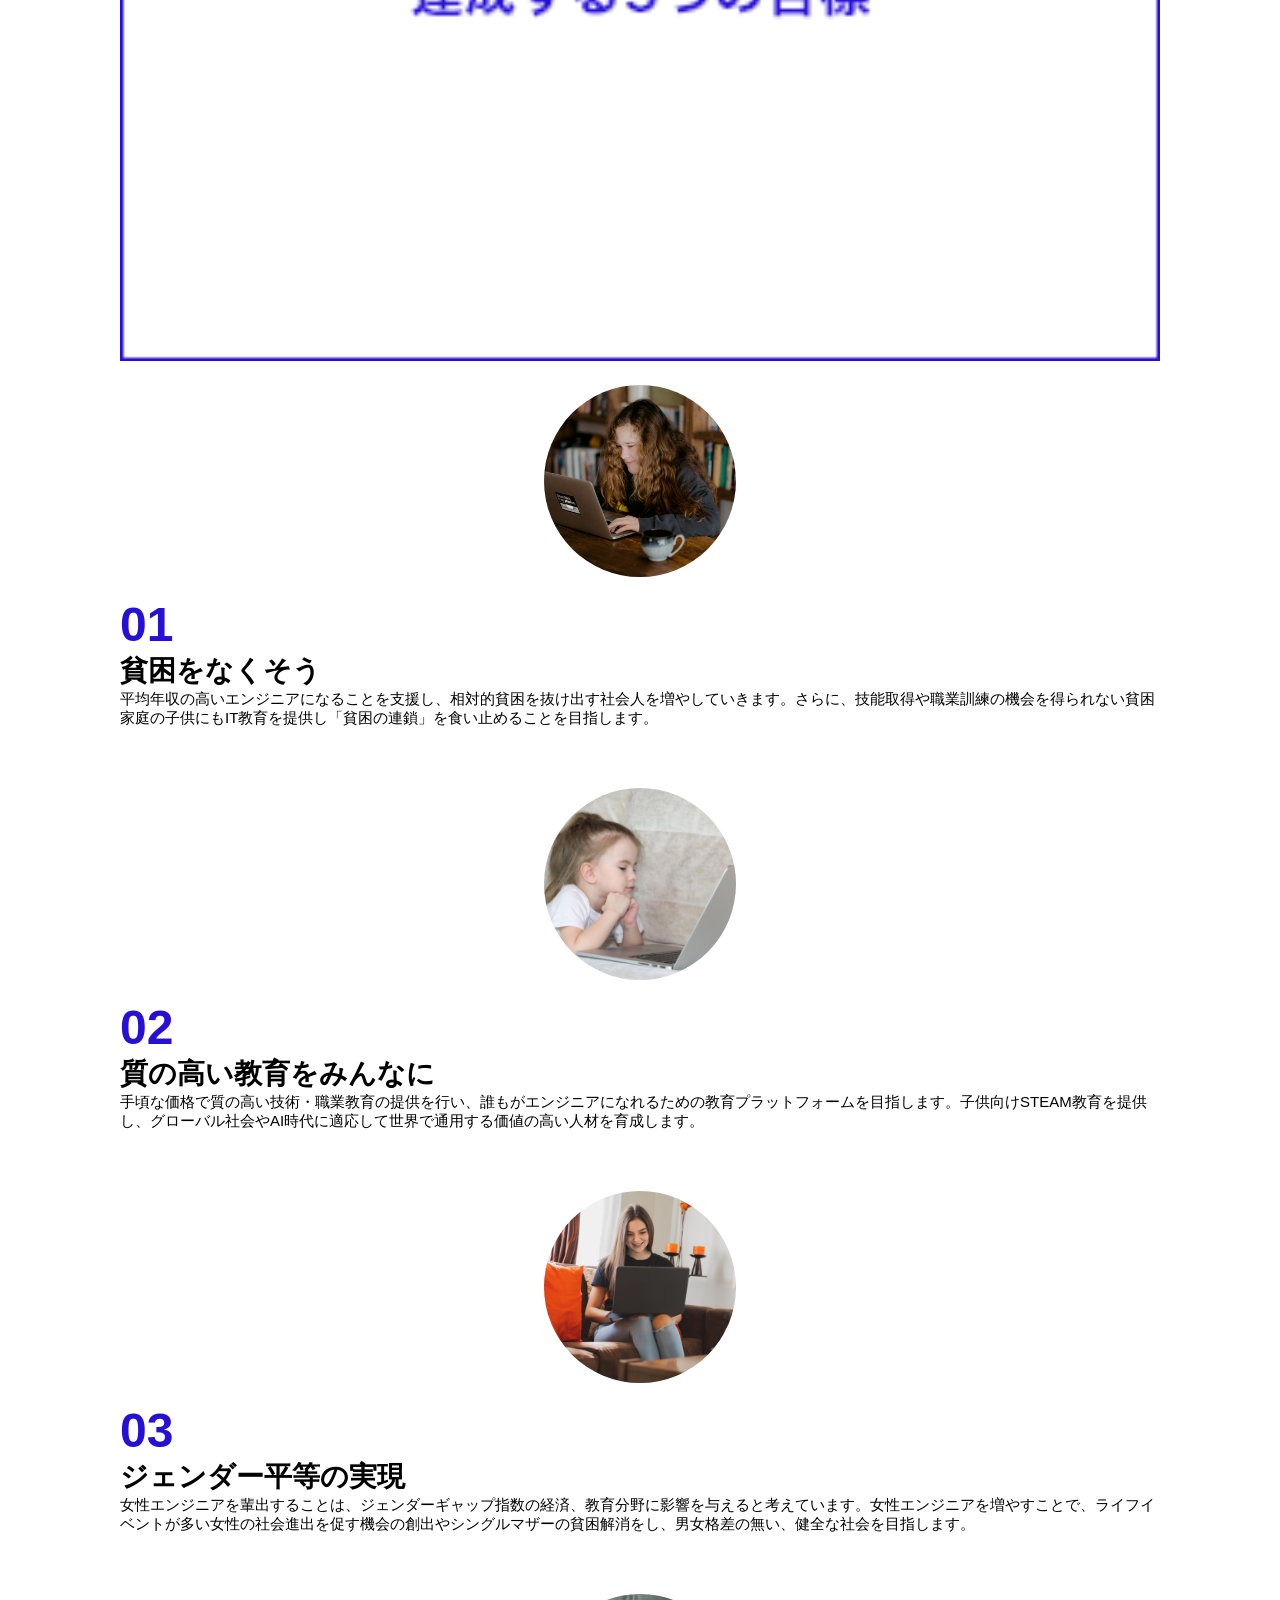
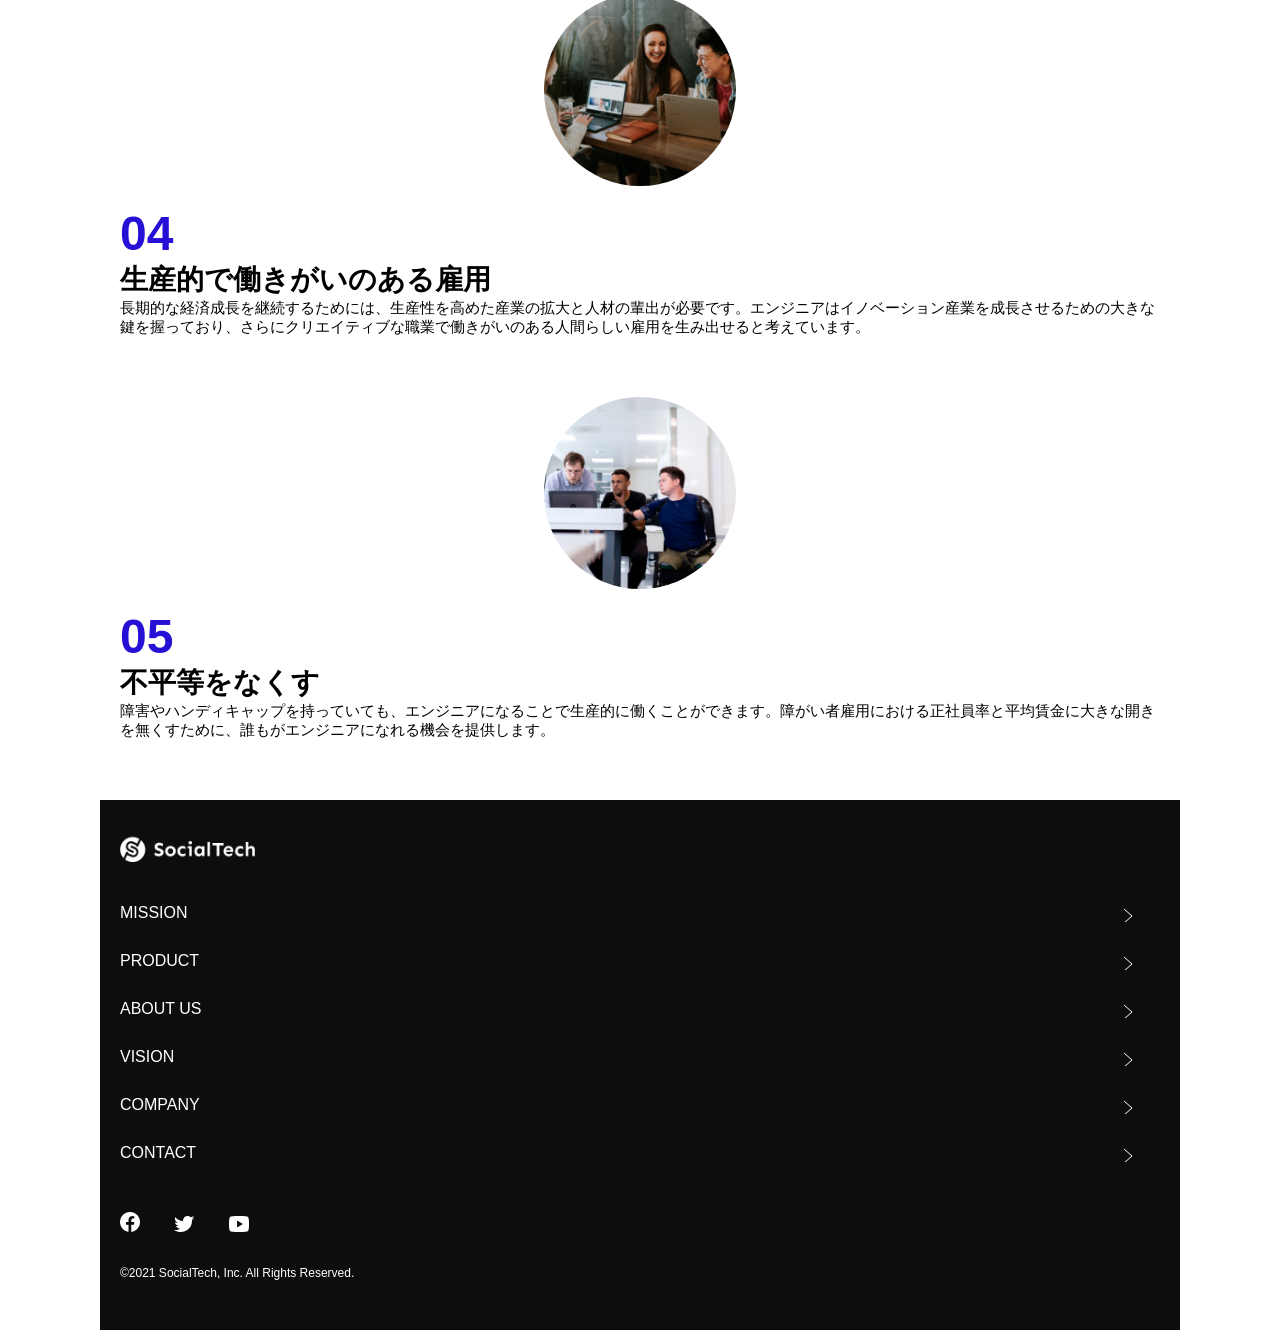
<file: kadai_tutorial_output/socialtech/mission.html>
<!DOCTYPE html>
<html>
<head>
    <title>SocialTech - MISSION ミッション -</title>
    <meta charset="utf-8">
    <meta name="description" content="SocialTechが目指す5つの目標（S2DGs）を紹介します">
    <meta name="viewport" content="width=device-width, initial-scale=1.0">
    <link rel="stylesheet" href="style.css">
</head>

<body>
    <!-- ヘッダー -->
     <header>
        <!-- ロゴ -->
         <a href="index.html" id="logo">
            <img src="images/logo.png" alt="トップページに戻る">
         </a>

         <!-- PC用ナビゲーション -->
          <nav id="nav-pc">
            <ul>
                <li><a href="mission.html">MISSION</a></li>
                <li><a href="product.html">PRODUCT</a></li>
                <li><a href="index.html#aboutus">ABOUT US</a></li>
                <li><a href="index.html#vision">VISION</a></li>
                <li><a href="index.html#company">COMPANY</a></li>
                <li><a href="index.html#contact">CONTACT</a></li>
            </ul>         
          </nav>
          <!-- スマホ用メニューボタン-->
           <button id="menu-sp" onclick="document.getElementById('nav-sp').style.display = 'block'">
            <img src="images/button-menu.png" alt="ナビゲーションを開く">
           </button>

           <!-- スマホ用ナビゲーション -->
            <div id="nav-sp">
                <button id="close" onclick="document.getElementById('nav-sp').style.display ='none'">
                    <img src="images/button-close.png" alt="ナビゲーションを閉じる">
                </button>

                <nav>
                    <ul>
                        <li>
                            <a id="logo-sp" href="index.html" onclick="document.getElementById('nav-sp').style.display='none'"><img src="images/logo-sp.png" alt="トップページに戻る"></a>
                        </li>
                        <li><a class="menu" href="mission.html" onclick="document.getElementById('nav-sp').style.display = 'none'">MISSION</a></li>
                        <li><a class="menu" href="product.html" onclick="document.getElementById('nav-sp').style.display = 'none'">PRODUCT</a></li>
                        <li><a class="menu" href="index.html#aboutus" onclick="document.getElementById('nav-sp').style.display = 'none'">ABOUT US</a></li>
                        <li><a class="menu" href="index.html#vision" onclick="document.getElementById('nav-sp').style.display = 'none'">VISION</a></li>
                        <li><a class="menu" href="index.html#company" onclick="document.getElementById('nav-sp').style.display = 'none'">COMPANY</a></li>
                        <li><a class="menu" href="index.html#contact" onclick="document.getElementById('nav-sp').style.display = 'none'">CONTACT</a></li>
                    </ul>
                </nav>
                <div id="sns">
                    <a href="https://www.facebook.com/sejuku2013">
                        <img src="images/button-facebook.png" alt="facebookのリンク">
                    </a>
                    <a href="https://twitter.com/samuraijuku">
                        <img src="images/button-twitter.png" alt="Twitterのリンク">
                    </a>
                    <a href="https://www.youtube.com/channel/UCCFOQO5aDK0xXam4cUQXT8g">
                        <img src="images/button-youtube.png" alt="YouTubeのリンク">
                    </a>
                </div>
            </div>
        </header>
<main>
    <article>
        <section id="mission-main">
            <div class="mission-main-inner">
                <div id="mission-title">
                    <h1>MISSION<br><span>ミッション</span></h1>
                    <p>TOP > MISSION</p>
                </div>
            </div>
        </section>

        <section id="mission-s2dgs">
            <h2 class="mission-h2">S2DGsの実現</h2>
            <p>国連の掲げる大中小169個の目標「SDGs』のうち、以下の５つの大目標の実現をミッションとします。</p>
            <img src="images/mission/mission-s2dgs.png" alt="S2DGs">
        </section>

        <section id="mission-five-goals">
            <div class="five-goals-image">
                <img src="images/mission/mission-5goals.png" alt="5Goals">
            </div>
            <div class="five-goals-read">
                <div>
                    <img class="fivegoals-image-left" src="images/mission/mission-5goals01.png" alt="PCを操作する女の子">
                    <span class="fivegoals-number">01</span>
                    <h3 class="fivegoals-h3">貧困をなくそう</h3>
                    <p class="fivegoals-p">平均年収の高いエンジニアになることを支援し、相対的貧困を抜け出す社会人を増やしていきます。さらに、技能取得や職業訓練の機会を得られない貧困家庭の子供にもIT教育を提供し「貧困の連鎖」を食い止めることを目指します。</p>                    
                </div>
                <div>
                    <img class="fivegoals-image-right" src="images/mission/mission-5goals02.png" alt="PCを見つめる小さい女の子">
                    <span class="fivegoals-number">02</span>
                    <h3 class="fivegoals-h3">質の高い教育をみんなに</h3>
                    <p class="fivegoals-p">手頃な価格で質の高い技術・職業教育の提供を行い、誰もがエンジニアになれるための教育プラットフォームを目指します。子供向けSTEAM教育を提供し、グローバル社会やAI時代に適応して世界で通用する価値の高い人材を育成します。</p>                
                </div>
                <div>
                    <img class="fivegoals-image-left" src="images/mission/mission-5goals03.png" alt="PCを操作する女性">
                    <span class="fivegoals-number">03</span>
                    <h3 class="fivegoals-h3">ジェンダー平等の実現</h3>
                    <p class="fivegoals-p">女性エンジニアを輩出することは、ジェンダーギャップ指数の経済、教育分野に影響を与えると考えています。女性エンジニアを増やすことで、ライフイベントが多い女性の社会進出を促す機会の創出やシングルマザーの貧困解消をし、男女格差の無い、健全な社会を目指します。</p>
                </div>
                <div>
                    <img class="fivegoals-image-right" src="images/mission/mission-5goals04.png" alt="笑顔で話し合う３人の男女">
                    <span class="fivegoals-number">04</span>
                    <h3 class="fivegoals-h3">生産的で働きがいのある雇用</h3>
                    <p class="fivegoals-p">長期的な経済成長を継続するためには、生産性を高めた産業の拡大と人材の輩出が必要です。エンジニアはイノベーション産業を成長させるための大きな鍵を握っており、さらにクリエイティブな職業で働きがいのある人間らしい雇用を生み出せると考えています。</p>
                </div>
                <div>
                    <img class="fivegoals-image-left" src="images/mission/mission-5goals05.png" alt="障害を持つ男性が生き生きと働く様子">
                    <span class="fivegoals-number">05</span>
                    <h3 class="fivegoals-h3">不平等をなくす</h3>
                    <p class="fivegoals-p">障害やハンディキャップを持っていても、エンジニアになることで生産的に働くことができます。障がい者雇用における正社員率と平均賃金に大きな開きを無くすために、誰もがエンジニアになれる機会を提供します。</p>
                </div>
            </div>
        </section>
    </article>
</main>

<footer>
    <div id="footer-logo">
        <img src="images/logo-sp.png" alt="SocialTech">
    </div>
    <div id="footer-link">
        <a href="mission.html">MISSION</a>
        <a href="product.html">PRODUCT</a>
        <a href="index.html#aboutus">ABOUT US</a>
        <a href="index.html#vision">VISION</a>
        <a href="index.html#company">COMPANY</a>
        <a href="index.html#contact">CONTACT</a>
    </div>
    <div id="sns-footer">
        <div class ="sns-btns">
            <a href="https://www.facebook.com/sejuku2013"><img src="images/button-facebook.png" alt="facebookのリンク"></a>
            <a href="https://twitter.com/samuraijuku"><img src="images/button-twitter.png" alt="Twitterのリンク"></a>
            <a href="https://www.youtube.com/channel/UCCFOQO5aDK0xXam4cUQXT8g"><img src="images/button-youtube.png" alt="YouTubeのリンク"></a>
        </div>
        <p id ="copyright">&copy;2021 SocialTech, Inc. All Rights Reserved.</p>
    </div>
</footer>
</body>
</html>
</file>
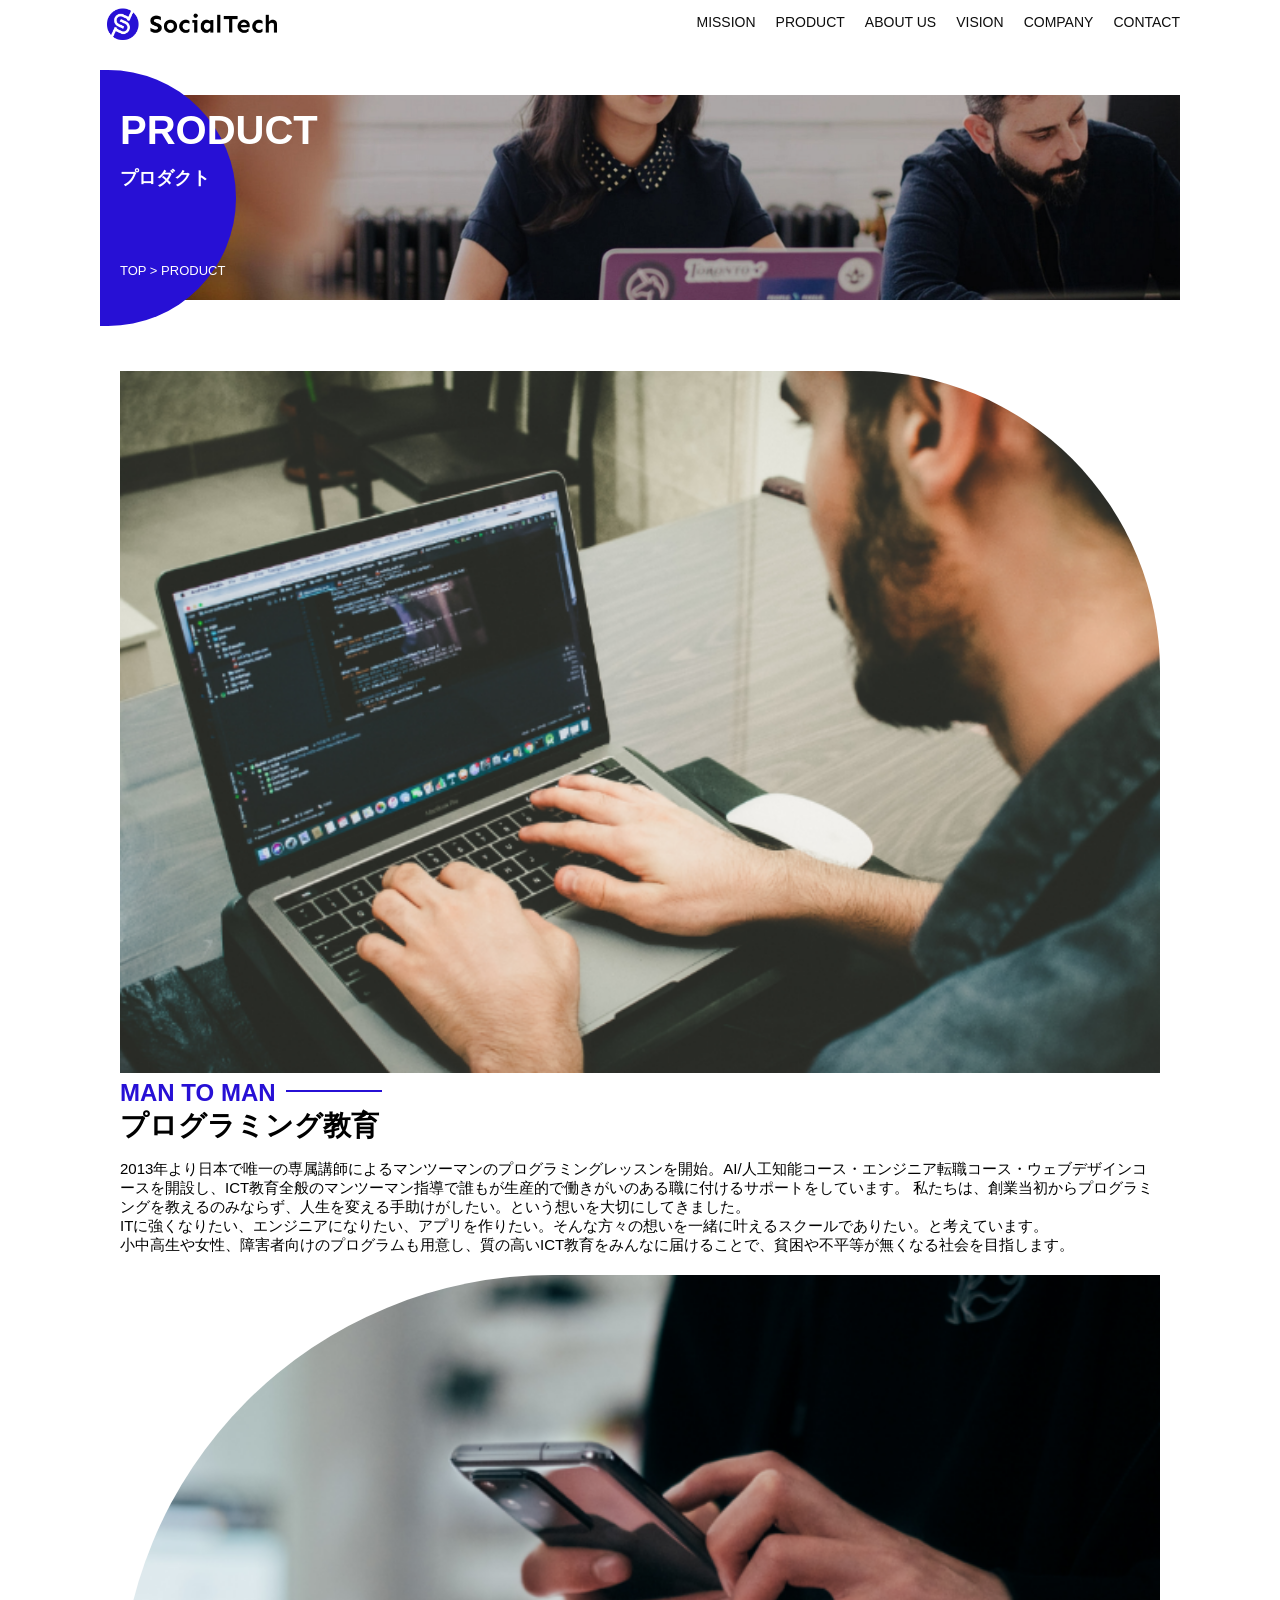
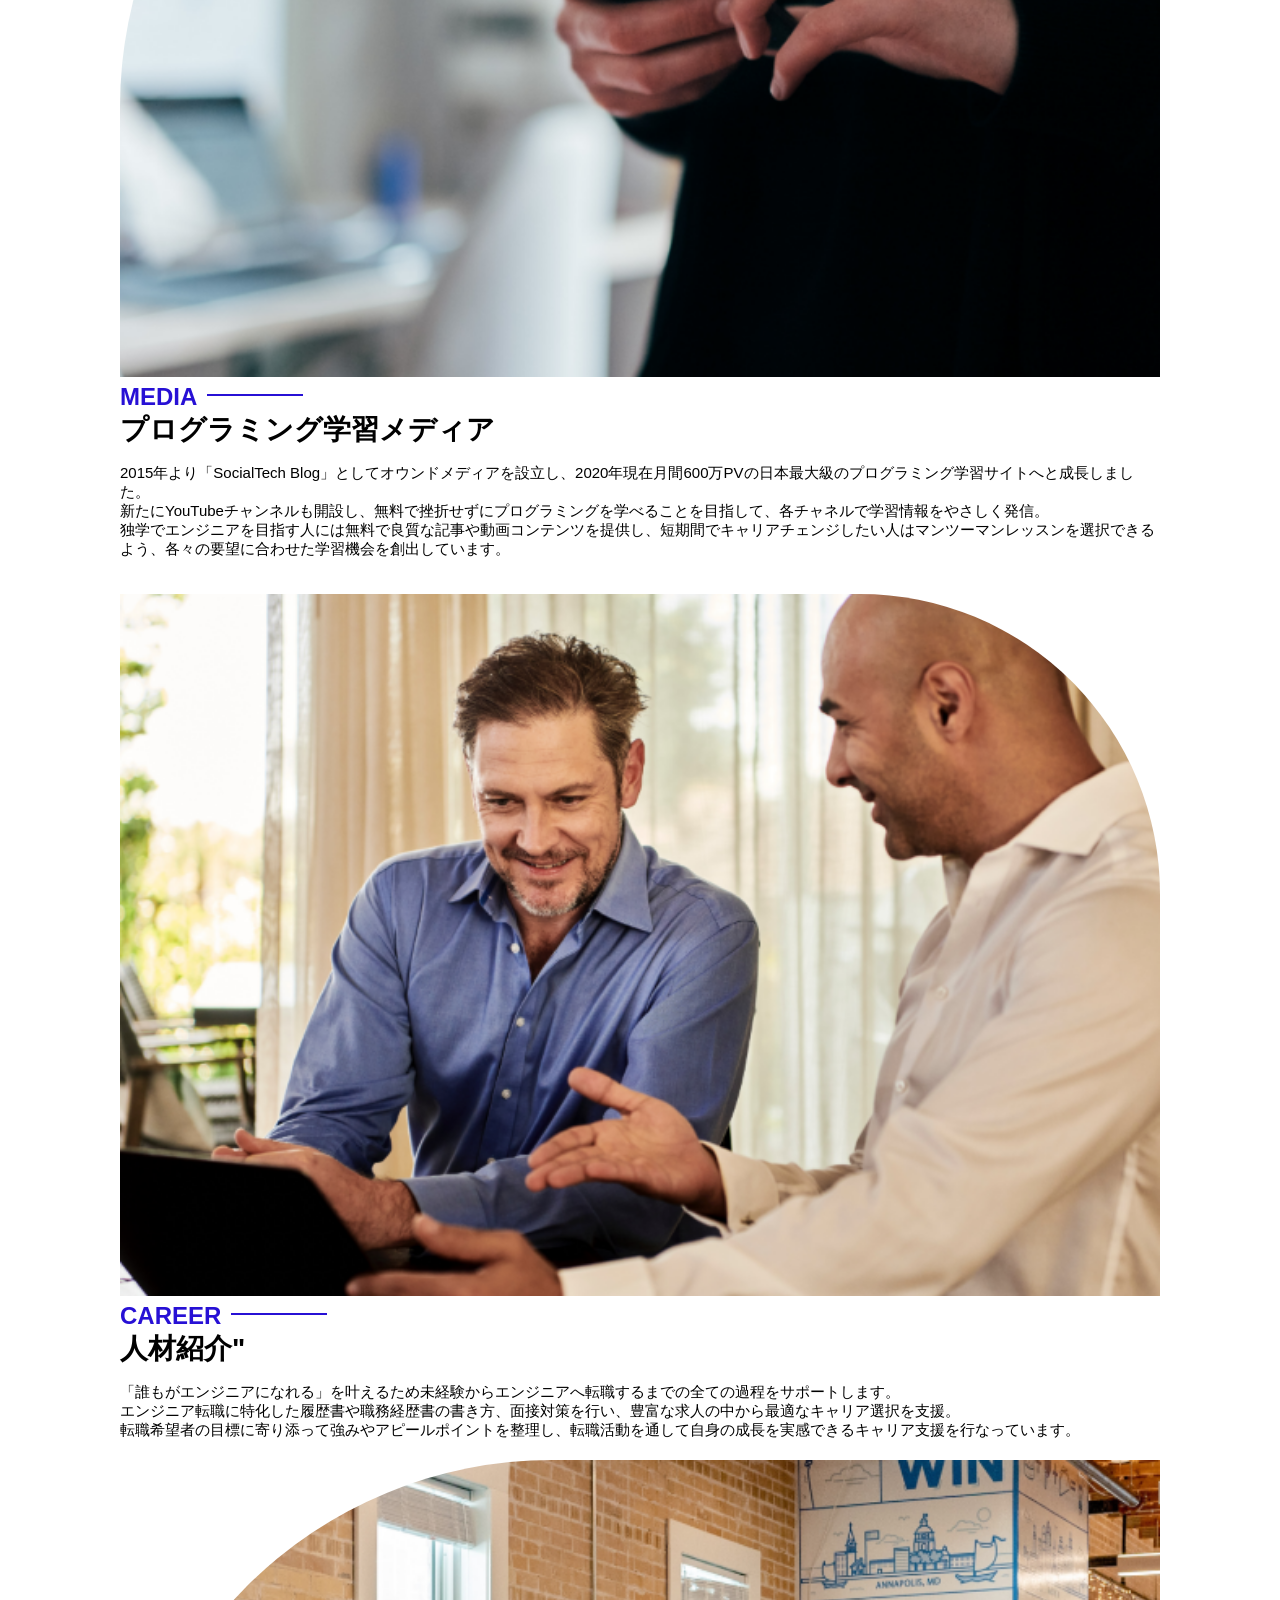
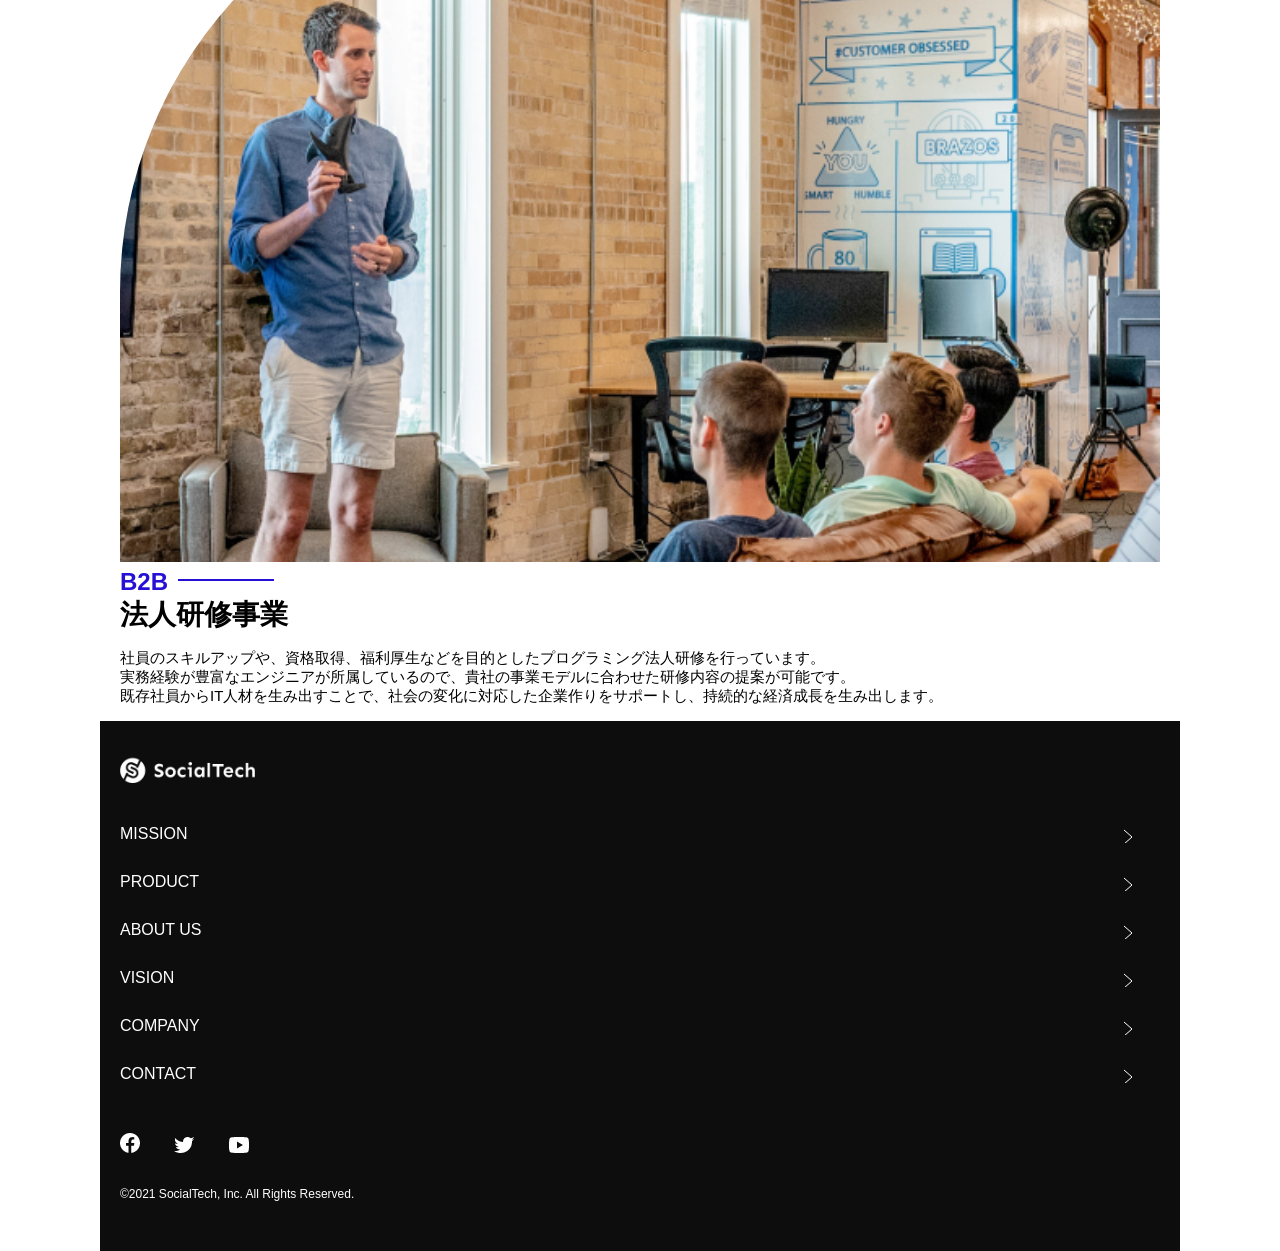
<file: kadai_tutorial_output/socialtech/product.html>
<!DOCTYPE html>
<html>
    <head>
        <title>SocialTech -PRODUCT プロダクト-</title>
        <meta charset="utf-8">
         <meta name="description" content="SocialTechの４つのプロダクトを紹介します">
         <meta name="viewport" content="width=device-width, initial-scale=1.0">
         <link rel="stylesheet" href="style.css"> 
        </head>
<body>
    <!-- ヘッダー -->
 <header>
<!-- ロゴ -->
 <a href="index.html" id="logo">
    <img src="images/logo.png" alt="トップページに戻る">
 </a>

 <!-- PC用ナビゲーション -->
  <nav id="nav-pc">
    <ul>
        <li><a href="mission.html">MISSION</a></li>
        <li><a href="product.html">PRODUCT</a></li>
        <li><a href="index.html#aboutus">ABOUT US</a></li>
        <li><a href="index.html#vision">VISION</a></li>
        <li><a href="index.html#company">COMPANY</a></li>
        <li><a href="index.html#contact">CONTACT</a></li>
    </ul>
  </nav>

  <!-- スマホ用メニューボタン -->
   <button id="menu-sp" onclick="document.getElementById('nav-sp').style.display = 'block'">
    <img src="images/button-menu.png" alt="ナビゲーションを開く">
   </button>

   <!-- スマホ用ナビゲーション -->
    <div id="nav-sp">
        <button id="close" onclick="document.getElementById('nav-sp').style.display = 'none'">
            <img src="images/button-close.png" alt="ナビゲーションを閉じる">
        </button>

    <nav>
        <ul>
            <li>
                <a id="logo-sp" href="index.html" onclick="document.getElementById('nav-sp').style.display = 'none'"><img src="images/logo-sp.png" alt="トップページに戻る"></a>
            </li>
        <li><a class="menu" href="mission.html" onclick="document.getElementById('nav-sp').style.display = 'none'">MISSION</a></li>
        <li><a class="menu" href="product.html" onclick="document.getElementById('nav-sp').style.display = 'none'">PRODUCT</a></li>
        <li><a class="menu" href="index.html#aboutus" onclick="document.getElementById('nav-sp').style.display = 'none'">ABOUT US</a></li>
        <li><a class="menu" href="index.html#vision" onclick="document.getElementById('nav-sp').style.display = 'none'">VISION</a></li>
        <li><a class="menu" href="index.html#company" onclick="document.getElementById('nav-sp').style.display = 'none'">COMPANY</a></li>
        <li><a class="menu" href="index.html#contact" onclick="document.getElementById('nav-sp').style.display = 'none'">CONTACT</a></li>
        </ul>
    </nav>   
    <div id="sns">
        <a href="https:www.facebook.com/sejuku2013">
            <img src="images/button-facebook.png" alt="facebookのリンク">
        </a>
        <a href="https;//twitter.com/samuraijuku">
            <img src="images/button-twitter.png" alt="Twitterのリンク">
        </a>
        <a href="https://www.youtube.com/channel/UCCFOQO5aDK0xXam4cUQXT8g">
            <img src="images/button-youtube.png" alt="YouTubeのリンク">
        </a>
    </div> 
    </div>
 </header>

 <main>
    <article>
        <section id="product-main">
            <div class="product-main-inner">
                <div id="product-title">
                    <h1>PRODUCT<br><span>プロダクト</span></h1>
                    <p>TOP > PRODUCT</p>
                </div>
            </div>
        </section>
        <section class="product-section product-section-left">
            <div class="product-section-img">
                <img src="images/product/product-mantoman.png" alt="PCでコードを書く男性">
            </div>
            <div class="product-read">
                <h2 class="product-h2">MAN TO MAN</h2>
                <h3 class="product-h3">プログラミング教育</h3>
                <p>
                    2013年より日本で唯一の専属講師によるマンツーマンのプログラミングレッスンを開始。AI/人工知能コース・エンジニア転職コース・ウェブデザインコースを開設し、ICT教育全般のマンツーマン指導で誰もが生産的で働きがいのある職に付けるサポートをしています。 私たちは、創業当初からプログラミングを教えるのみならず、人生を変える手助けがしたい。という想いを大切にしてきました。<br>ITに強くなりたい、エンジニアになりたい、アプリを作りたい。そんな方々の想いを一緒に叶えるスクールでありたい。と考えています。<br>小中高生や女性、障害者向けのプログラムも用意し、質の高いICT教育をみんなに届けることで、貧困や不平等が無くなる社会を目指します。
                </p>                      
            </div>
        </section>
        <section class="product-section product-section-right">
            <div class="product-read">
                <h2 class="product-h2">MEDIA</h2>
                <h3 class="product-h3">プログラミング学習メディア</h3>
                <p>2015年より「SocialTech Blog」としてオウンドメディアを設立し、2020年現在月間600万PVの日本最大級のプログラミング学習サイトへと成長しました。<br>新たにYouTubeチャンネルも開設し、無料で挫折せずにプログラミングを学べることを目指して、各チャネルで学習情報をやさしく発信。<br>独学でエンジニアを目指す人には無料で良質な記事や動画コンテンツを提供し、短期間でキャリアチェンジしたい人はマンツーマンレッスンを選択できるよう、各々の要望に合わせた学習機会を創出しています。</p>
            </div>
            <div class="product-section-img">
                <img src="images/product/product-media.png" alt="スマートフォンを操作する人">
            </div>
        </section>
        
        <section class="product-section product-section-left">
            <div class="product-section-img">
                <img src="images/product/product-career.png" alt="笑顔で話し合う２人の男性">
            </div>
            <div class="product-read">
                <h2 class="product-h2">CAREER</h2>
                <h3 class="product-h3">人材紹介"</h3>
                <p>「誰もがエンジニアになれる」を叶えるため未経験からエンジニアへ転職するまでの全ての過程をサポートします。<br>エンジニア転職に特化した履歴書や職務経歴書の書き方、面接対策を行い、豊富な求人の中から最適なキャリア選択を支援。<br>転職希望者の目標に寄り添って強みやアピールポイントを整理し、転職活動を通して自身の成長を実感できるキャリア支援を行なっています。<br></p>
                </div>
        </section>

        <section class="product-section product-section-right">
            <div class="product-read">
                <h2 class="product-h2">B2B</h2>
                <h3 class="product-h3">法人研修事業</h3>
                <p>社員のスキルアップや、資格取得、福利厚生などを目的としたプログラミング法人研修を行っています。<br>実務経験が豊富なエンジニアが所属しているので、貴社の事業モデルに合わせた研修内容の提案が可能です。<br>既存社員からIT人材を生み出すことで、社会の変化に対応した企業作りをサポートし、持続的な経済成長を生み出します。</p>
            </div>
            <div class="product-section-img">
                <img src="images/product/product-b2b.png" alt="講演中の男性とそれを聴く人々">
            </div>
        </section>
    </article>
 </main>

 <footer>
    <div id="footer-logo">
        <img src="images/logo-sp.png" alt="SocialTech">
    </div>
    <div id="footer-link">
        <a href="mission.html">MISSION</a>
        <a href="product.html">PRODUCT</a>
        <a href="index.html#aboutus">ABOUT US</a>
        <a href="index.html#vision">VISION</a>
        <a href="index.html#company">COMPANY</a>
        <a href="index.html#contact">CONTACT</a>
    </div>
    <div id="sns-footer">
        <div class="sns-btns">
        <a href="https://www.facebook.com/sejuku2013"><img src="images/button-facebook.png" alt="facebookのリンク"></a>
        <a href="https://twitter.com/samuraijuku"><img src="images/button-twitter.png" alt="Twitterのリンク"></a>
        <a href="https://www.youtube.com/channel/UCCFOQO5aDK0xXam4cUQXT8g"><img src="images/button-youtube.png" alt="YouTubeのリンク"></a>
      </div>
      <p id="copyright">&copy;2021 SocialTech, Inc. All Rights Reserved.</p>
    </div>
  </footer>
  
</body>
</html>
</file>
<file: kadai_tutorial_output/socialtech/style.css>
/* PC、スマホ共通スタイル */
*{
box-sizing: border-box;
}

p{
 font-size:15px;
}


body{
 max-width:1080px;
 margin:0 auto 0 auto;
 font-family: "Source Sans Pro","Hiragino Kaku Gothic ProN",Meiryo,Arial,sans-serif;
}

/* ヘッダー */
header{
 display:flex;
 justify-content:space-between;
}

/* ナビゲーションのレイアウト */
#nav-pc {
 font-size: 14px;
}
 
 #nav-pc ul {
 display: flex;
 padding-left: 0;
 }
 
 #nav-pc li {
 list-style: none;
 }
 
 /* ナビゲーションのリンクの装飾設定 */
 #nav-pc a {
 text-decoration: none;
 margin-left: 20px;
 color: #0d0d0d;
 }
 
 #nav-pc a:hover {
 text-decoration: underline;
 }

 /* スマホ用ナビを非表示 */
 #nav-sp,
 #menu-sp{
 display: none;
 }
 

 /* メインビジュアル */
 #main-visual{
 position: relative;
 height: 400px;
 }

 #main-message{
 position: absolute;
 top:0;
 left:0;
 background-color: #2710d5;
 color: #ffffff;
 border-radius: 0 0 476px 0;
 max-width: 620px;
 width: 100%;
 height :100%;
 z-index:11;
 }
#main-message h1{
    font-size: 60px;
    margin: 100px 0 0 50px;
}

#main-message > p {
    font-size:28px;
    margin: 0 0 0 50px;
}

 #main-visual > img {
 max-width: 620px;
 border-radius: 476px 0 0 0;
 position: absolute;
 top: 0;
 right: 0;
 z-index: 10;
 }


 /* 見出し */
 h2{
 margin: 40px 0 0 0;
 }

 h2::after{
 content: url("images/line.png");
 margin-left:10px;
 }

 h3{
 font-size: 27px;
 }

 /* ミッション */
 #mission {
 margin: 80px auto 80px auto;
 }

 #mission-flex {
 display: flex;
 }

 #mission-flex>div{
 width:50%;
 margin:20px;
 }

 #mission-photo{
 width:100%;
 }
 
#s2dgs {
 margin-top:50px;
 width:100%;
}

/* プロダクト */
#product{
 background-color: #fafafa;
 margin:80px 0 80px 0;
 padding: 10px 40px 0 40px;
}

 /* 外枠 */
 #product .product-flex {
 margin-top: 40px;
 display: flex;
 }

 /* 左のカラム */
 #product-left{
 width:50%;
 margin-right: 20px;
 }

 /* 右のカラム */
 #product-right{
 width: 50%;
 margin-left:20px;
 margin-top:80px;
 }

 /* 画像+説明の枠 */
 #product-left>div{
 position:relative;
 height: 480px;
 margin-right: 20px;
 }

 #product-right>div{
 position:relative;
 height: 480px;
 margin-left: 20px;
 }

 /* 画像 */
 .product-photo{
 width: 100%;
 }

 /* 説明文の枠 */
 .product-explain{
 background-color: #ffffff;
 position:absolute;
 left:0;
 bottom: 50px;
 margin:0 40px 0 40px;
 padding:20px;
 box-shadow: 5px 5px 10px rgba(0,0,0,0.05);
 }

 /* 説明文の英語 */
 .product-explain>span{
 color: #2710d5;
 font-weight: bold;
 font-size: 16px;
 margin:0px;
 }

 /* 説明文の見出し */
 .product-explain>h3{
 margin:5px 0 5px 0;
 }
 /* 説明文 */
 .product-explain>p{
 font-size: 14px;
 margin:0;
 }

 /* もっと見るボタン */
 #product-more{
 text-align:center;
 }

 #product-more a{
 position:relative;
 bottom:-42px;
 }

 /* ABOUT US */
 #aboutus{
 margin:80px auto 80px auto;
 }

 /* ３つの組織文化と画像を入れる枠 */
 #aboutus > div{
 display:flex;
 }

 /* 画像 */
 .culture-img{
 width: 50%;
 align-self: flex-start;
 }

 .culture-img2{
 margin-top:50px;
 width:100%;
 }

 /* 3つの組織文化の表 */
 .culture-table{
 margin-right:50px;
 }

 /* 番号 */
 .culture-num{
 font-size:80px;
 color:#2710d5;
 padding:0 20px 0 0;
 }

 /* 見出し */
 .culture-table th{
 text-align:left;
 font-size:28px;
 font-weight:bold;
 }

 /* 組織文化英語 */
 .culture-en{
 color: #2710d5;
 font-size: 24px;
 }

 /* 説明文 */
 .culture-description{
 margin:0;
 }
/* ビジョン */
 #vision{
 margin:80px auto 80px auto;
 }

/* セクション内の外枠 */
 #vision>div{
 display: flex;
 justify-content:space-between;
 flex-wrap:wrap;
 }

/* ７つの行動指針の枠 */
 .vision-box{
 width: 300px;
 height: 300px;
 margin-bottom:30px;
 position: relative;
 }

 
 .vision-box>img{
 width: 100%;
 position: relative;
 z-index: 30;
 }

 .vision-box>div{
 position:absolute;
 top:0;
 left: 0;
 z-index: 31;
 margin-right:20px;
 }

 .vision-box>div>h4{
 color: #2710d5;
 font-size: 19px;
 margin: 80px 0 0 0;
 }

 .vision-box>div>h4::first-letter{
 font-size:40px;
 }

 .vision-box>div>h5{
 font-size: 20px;
 margin:0 0 0 0;
 }

 .vision-box>div>p{
 margin:10px 0 0 0;
 }

 /* 会社概要 */
 #company{
 margin:80px auto 80px auto;
 }

 #company-table{
 width:100%;
 }

 .tableheader{
 text-align: left;
 padding: 20px;
 border-bottom-color: #2710d5;
 border-bottom-width:1px ;
 border-bottom-style: solid;
 width: 100px;
 }

 .tableheader-first{
 border-top-color: #2710d5;
 border-top-width:1px;
 border-top-style: solid;
 }

 .cell{
 padding:30px;
 border-bottom-color: #ececec;
 border-bottom-width: 1px;
 border-bottom-style:solid;
 }

 .cell-first{
 border-top-color:#ececec;
 border-top-width:1px;
 border-top-style: solid;
 }

 #company > iframe{
 width: 100%;
 height: 368px;
 margin-top:40px;
 }

 /* お問い合わせ */
 #contact {
 margin: 80px auto 80px auto;
}

/* 外枠 */
#contact > form > div {
 display: flex;
 flex-direction: row;
 flex-wrap: wrap;
 padding-bottom: 30px;
}

.contact-heading{
 width: 240px;
 align-self:center;
}

.contact-label{
 font-weight: bold;
}

.contact-span{
 color: #ce2222;
 margin:0 0 0 20px;
 font-weight:bold;
}

/* テキストボックス */
.contact-textbox{
 border-top:0px;
 border-left:0px;
 border-right: 0;
 border-bottom-width: 1px;
 border-bottom-color: #707070;
 border-style: solid;
 background-color: #fafafa;
 width:400px;
 height:56px;
}

/* お問い合わせ内容のテキストエリア */
.contact-textarea{
 border-top:0px;
 border-left:0px;
 border-right:0px;
 border-bottom-width: 1px;
 border-bottom-color: #707070;
 background-color: #fafafa;
 width: 400px;
 height: 200px;
}
/* 個人情報の取り扱い */
#contact dt{
 font-weight: bold;
}
#contact dd{
 margin-bottom: 16px;
}

#contact dd p{
 margin:0px;
}

#contact dd ul{
 padding-left:0px;
}

#contact dd li{
 margin-bottom: 0;
 list-style:none;
}

/* フッター */
footer {
 background-color: #0d0d0d;
 text-align: center;
 padding: 80px 80px 30px 80px;
}

#footer-logo {
 margin-bottom: 30px;
}

#footer-link {
 margin-bottom: 50px;
}

#footer-link > a {
 text-decoration: none;
 margin: 10px;
 color: #ffffff;
}

#footer-link > a:hover {
 text-decoration: underline;
}

 #sns-footer {
    display: flex;
    justify-content: space-between;
    text-align: left;
 }
 
 #sns-footer a {
 margin-right: 30px;
 }
 
 #copyright {
 color: #ffffff;
 margin: 0;
 }

/* ミッションのメインビジュアル */
/* background-position-y プロパティ */
.mission-main-inner {
    background-image: url("images/mission/mission-main.png");
    background-repeat: no-repeat;
    background-position-y: center;
  }
/* 見出しやパンくずリストをグループ化するdiv要素 */
#mission-title{
    background-color: #2710d5;
    width: 368px;
    color: #ffffff;
    height: 496px;
    border-radius: 0 248px 248px 0;
    position: relative;
}

/* 英語の見出し */
#mission-title h1{
    position:absolute;
    top: 0;
    left: 100px;
    font-size:80px;
    line-height: 1;
}

/* カタカナの見出し */
#mission-title h1 span{
    font-size:26px;
}

/* パンくずリスト */
#mission-title > p{
    position: absolute;
    top:350px;
    left:100px;
    font-size: 16px;
}
/* 「S2DGs」セクションにPC用のスタイルを適用しよう */
/* section要素 */
#mission-s2dgs{
    padding: 20px;
}

/* 見出し */
.mission-h2{
    color: #2710d5;
    font-size: 40px;
}

/*見出しの疑似要素  */
.mission-h2::after{
    content: none;
}

/* 「5Goals」セクションにPC用のスタイルを適用しよう */
/* ミッションページ　５つのゴールの設定 */
#mission-five-goals{
    padding: 20px;
    display: flex;
}

#mission-five-goals .five-goals-image{
    width: 30%;
    padding: 20px;
}

#mission-five-goals .five-goals-image img{
    width: 100%;
}

#mission-five-goals .five-goals-read{
    width: 70%;
    padding: 20px;
}

#mission-five-goals .five-goals-read > div{
    margin-bottom: 40px;
}

.fivegoals-image-right{
    float: right;
    margin: 20px;
}

.fivegoals-image-left{
    float: left;
    margin: 20px;
}
.fivegoals-number{
    color: #2710d5;
    font-size: 48px;
    font-weight: bold;
    margin: 0;
}
.fivegoals-h3{
    font-size: 28px;
    margin: 0;
}

.fivegoals-p{
    margin: 0;
}

/* プロダクトページ */
.product-main-inner {
    background-image: url("images/product/product-main.png");
    background-repeat: no-repeat;
    background-position-y: center;
}

#product-title {
    background-color: #2710d5;
    width: 368px;
    color: #ffffff;
    height:496px;
    border-radius:0 248px 248px 0;
    position: relative;
}

#product-title h1{
    position: absolute;
    top:0;
    left: 100px;
    font-size : 80px;
    line-height: 1;
}

#product-title h1 span{
    font-size: 26px;
}

#product-title > p {
    position: absolute;
    top: 350px;
    left: 100px;
    font-size: 16px;
}

.product-section{
    display: flex;
    padding:20px 20px 0;
}

.product-section .product-section-img {
    width : 450px;
}

.product-section-left .product-section-img img {
    width: 100%;
    padding: 0 40px 30px 0;
    border-radius: 0 432px 0 0;
}

.product-section-left .product-read {
    width: 50%;
    flex-grow: 1;
}

.product-section-left .product-read p {
    margin-bottom: 0;
}

.product-section-right {
    justify-content: space-between;
}

.product-section-right .product-section-img img {
    width: 100%;
    padding: 0 0 30px 40px;
    border-radius: 432px 0 0 0;
}

.product-section-right .product-read {
    width: 500px;
}

.product-h2 {
    color: #2710d5;
    font-size: 24px;
    margin: 0;
}

.product-h3 {
    font-size: 28px;
    margin: 0;
}



 /*====================
 スマートフォン用のスタイル
 =====================*/
 @media screen and (max-width: 767px) {


 /* PC用ナビゲーション非表示 */
 #nav-pc {
 display: none;
 }
 
 /* ハンバーガーメニュー */
 #menu-sp {
 display: block;
 background-color: transparent;
 float: right;
 padding: 0;
 border: none;
 }
 
 /* スマホ用ナビゲーションの表示切替*/
 /* 初期状態、レイアウトと非表示設定 */
 #nav-sp {
 background-color: #2710d5;
 position: fixed;
 left: 0;
 top: 0;
 height: 100%;
 width: 100%;
 display: none;
 z-index: 100;
 }
 
 #close{
 position: absolute;
 top: 20px;
 right: 20px;
 background-color: transparent;
 border: none;
 }

 #nav-sp nav ul{
 padding-left: 0;
 }

 #nav-sp nav li{
 list-style: none;
 }

 #logo-sp{
 margin: 80px 0 30px 20px;
 }


 /* リンク */
 #nav-sp nav a{
 display: block;
 color: #ffffff;
 }

 /* リンクの擬似クラス　ホバー時 */
 #nav-sp nav a:hover{
 text-decoration:underline;
 }

 /* リンクの背景 */
 #nav-sp.menu{
 text-decoration: none;
 margin:0 20px 0 20px;
 height: 44px;
 font-size:16px;
 background-image: url("images/arrow.png");
 background-repeat:no-repeat;
 background-position: right top;
 }
 
 #sns {
 position:absolute;
 bottom: 20px;
 left: 20px;
 }

 #sns > a {
 margin-right: 30px;
 }
/* メインビジュアル section要素*/

#main-visual{
 position:relative;
 height: 470px;
}

/* メッセージをグループ化するdiv要素 */
#main-visual > div{
 text-align: center;
 height: 280px;
}

/* メッセージのタイトル */
#main-visual h1{
 font-size:28px;
 margin: 90px 0 0 0;
}
/* メッセージのサブタイトル */
#main-visual > div > p{
 margin:0;
 font-size:15px;
}

/* 画像 */
#main-visual > img{
 width: 100%;
 border-radius: 476px 0 0 0;
 top:auto;
 bottom:0;
}
/* 見出し */
h2 {
 margin:15px 0 15px 0;
}

h3{
 font-size: 24px;
 margin: 10px 0 0 0;
}

/* セクション全体、画像 */
/* section要素 */
#mission{
 margin:20px 0 20px 0;
 padding: 0 20px 0 20px;
 }

 /* 画像 */
 #mission-flex{
 flex-direction:column; 
 }

 /* 要素 */
 #mission-flex > div{
 width: 100%;
 margin:0;
 }

/* PRODUCTセクションをレスポンシブに対応させよう　セクション全体 */
/* セクション要素 */
#product{
    margin: 0;
    padding: 10px 20px 0 20px;
}

/* 外枠 */
#product .product-flex{
    flex-direction: column;
    margin-top: 0;
}

/* 左右のカラムをグループ化するdiv要素 */
#product-left,
#product-right{
    width: 100%;
    margin: 0;
}

/* 見出し　説明文 */
/* 画像+説明の枠 */
#product-left > div,
#product-right > div{
    height: auto;
    margin: 0;
}

/* 説明文の枠 */
.product-explain{
    position: relative;
    margin: 0;
}

/* 見出し */
.product-explain> h3 {
    margin: 10px 0 10px 0;
    font-size: 24px;
}

/* もっとみるボタン */
#product-more{
    text-align: left;
}

/* ABOUT USセクションをレスポンシブに対応させよう */
/* セクション全体　表　画像 */
#aboutus{
    margin:80px 20px 80px 20px;
}

/* 表と１枚目のがぞをグループ化するdiv要素 */
#aboutus > div{
    flex-direction: column;
}
    .culture-table th{
        font-size: 16px;
    }
/* 表全体の設定 */
.culture-table{
    margin-right: 0;
    padding-right: 20px;
    order: 2;
}

/* １枚目の画像 */
.culture-img {
    width: 100%;
    order: 1;
}

/* 2枚目の画像 */
.culture-img2{
    margin-top: 0;
}

/* 番号 */
.culture-num{
    padding: 0;
}

/* 説明文 */
.culture-description{
    margin: 0;

}

}

/*CONTACTセクションをレスポンシブに対応させよう  */
/* 1. セクションとお問合せフォーム全体 */
#contact{
    margin:80px 20px 80px 20px;    
}

/* セクションの見出し */
#contact > h3{
    margin:0 0 20px 0;
}

/* 各フォームをグループ化するdiv要素 */
#contact > form > div{
    flex-direction: column;
    margin: 0 0 20px 0;
}

/* 各ラベルを囲むdiv要素 */
.contact-heading{
    align-self: auto;
    margin-bottom: 20px;
}

/* スタイルの適用 */
.contact-textbox{
    min-width: 300px;
    width: 100%;    
}

/* スタイルの適用 */
.contact-textarea{
    height: 150px;
    width: 100%;
}

/* スタイルの適用 */
.radiobutton{
    margin-bottom: 20px;
}


/* 1. フッター全体とロゴ画像 */
/* footer要素 */
footer{
    padding: 30px 20px 50px 20px;
    text-align: left;
}

/* ハイパーリンク */
#footer-link > a {
    margin:0 20px 30px 0;
    display: block;
    background-image: url("images/arrow.png");
    background-repeat: no-repeat;
    background-position: right top;
}

/* hover時のスタイル */
#footer-link > a :hover {
    text-decoration: underline;
}

/* SNSのフッターのスタイル */
#sns-footer{
    flex-direction: column;
    justify-content: flex-start;
}

/* コピーライト */
#copyright{
    font-size: 12px;
    margin-top: 30px;
}

#mission-main{
    height: 256px;
    margin-top: 4%;
    position: relative;
}

.mission-main-inner {
    height: 80%;
    background-size: cover;
}


/* 見出しやパンくずリストをグループ化するdiv要素 */
#mission-title {
    width: 136px;
    height: 256px;
    position: absolute;
    top: -10%;
}

/* 英語の見出し */
#mission-title h1 {
    left: 20px;
    font-size:40px;    
}

/*　カタカナの見出し  */
#mission-title h1 span {
    font-size: 18px;
}

/*パンくずリスト  */
#mission-title > p {
    top: 180px;
    left: 20px;
    font-size: 13px;
}

/* 「S2DGs」セクションをレスポンシブに対応させよう */
/* 見出し */
.mission-h2 {
    font-size: 38px;
    margin: 0;
}

/* 見出しの擬似要素 */
.mission-h2::after{
    content: none;
    }
 
    /* 画像 */
#mission-s2dgs > img {
    width: 100%;
}

/* 「5Goals」セクションをレスポンシブに対応させよう */
/* section要素 */
#mission-five-goals {
    flex-direction: column;
}

/* 一つ一つのコンテンツをグループ化するdiv要素 */
#mission-five-goals > div {
    padding: 0;
}

#mission-five-goals .five-goals-image,
#mission-five-goals .five-goals-read {
    width: 100%;
    padding: 0;
}

#mission-five-goals .five-goals-read >div {
    display: flex;
    flex-direction: column;
}

/* PCではコンテンツの右側に表示される画像 */
.fivegoals-image-right, .fivegoals-image-left {
    align-self: center;
}

/* プロダクトページ */
/* section要素 */
#product-main {
    height: 256px;
    margin-top: 4%;
    position: relative;
}

.product-main-inner{
    height: 80%;
    background-size: cover;
}


#product-title {
    width: 136px;
    height: 256px;
    position: absolute;
    top: -10%;
}

/* 英語の見出し */
#product-title h1 {
    left: 20px;
    font-size: 40px;
}

/* カタカナの見出し */
#product-title h1 span {
    font-size: 18px;
}

/* パンくずリスト */
#product-title > p {
    top: 180px;
    left: 20px;
    font-size: 13px;
}

/* メインコンテントをレスポンシブに対応させよう */
.product-section {
    flex-direction: column;
}

.product-section .product-section-img {
    width: 100%;
}

.product-section .product-section-img img {
    width: 100%;
    padding: 0;
}

.product-section-left .product-section-img img {
    border-radius: 0 300px 0 0;
}

.product-section-left .product-read {
    width: 100%;
    flex-grow: 1;
}

.product-section-right.product-section-img img {
    order: 1;
    border-radius: 300px 0 0 0;
}

.product-section-right .product-read {
    order: 2;
    width: 100%;
}

/* VISIONセクションをレスポンシブに対応させよう  */
/* セクション全体 */
/* セクション要素 */
#vision{
    margin: 80px 20px 80px 20px;
}

/* 番号の背景画像 */
.vision-box > img{
    position: absolute;
    top: 0;
    left: 0;

.vision-box > div >h4{
    margin: 60px 0 0 0 ;
}
}

/*COMPANYセクションをレスポンジブに対応させよう  */
#company{
    margin:0 20px 0 20px;    
}

#company > h3 {
    margin-bottom: 20px;    
}

.tableheader{
    width: 50px;    
}

.cell{
    padding: 20px;
}

#company > iframe {
    height: 240px;
}
</file>
<file: style.css>
/* #top のデザイン設定 */
#top {
  width: 800px; /* 横幅800px */
  background-color: #dcc9f4; /* 背景色 */
  margin: 20px auto; /* 上下20pxの余白をつけ、中央揃え */
  display: flex; /* 横並びにする */
  justify-content: center; /* 子要素（p）の中央揃え */
  align-items: center; /* 縦方向の中央揃え */
  padding: 20px 0; /* 上下に余白をつける */
}

/* .top-child のデザイン設定 */
.top-child {
  width: 20%; /* 親要素の20%の幅 */
  background-color: #ffd9df; /* 背景色 */
  text-align: center; /* テキストを中央揃え */
  padding: 10px; /* 余白を追加 */
  margin: 0 10px; /* 各要素の間に余白 */
}

/* #middle のデザイン設定 */
#middle {
  width: 800px; /* 横幅800px */
  height: 800px; /* 高さ800px */
  background-color: #ffd9df; /* 背景色 */
  margin: 0 auto 20px; /* 上の余白は相殺されるので、下20px */
  position: relative; /* 子要素の絶対配置の基準にする */
}

/* middle の子要素の共通スタイル */
#middle-child01,
#middle-child02,
#middle-child03 {
  width: 200px; /* 横幅200px */
  height: 200px; /* 高さ200px */
  background-color: #87ceeb; /* 背景色 */
  position: absolute; /* 親要素 #middle を基準に位置を指定 */
}

/* それぞれの子要素の位置指定 */
#middle-child01 {
  top: 100px; /* 上から100px */
  left: 100px; /* 左から100px */
}

#middle-child02 {
  top: 300px; /* 上から300px */
  left: 300px; /* 左から300px */
}

#middle-child03 {
  top: 500px; /* 上から500px */
  left: 500px; /* 左から500px */
}

/* #bottom のデザイン設定 */
#bottom {
  width: 800px; /* 横幅800px */
  height: 300px; /* 高さ300px */
  background-color: #87ceeb; /* 背景色 */
  margin: 0 auto; /* 画面の中央に配置 */
  position: relative; /* 子要素の基準にする */
}

/* bottom の子要素の共通スタイル */
#bottom-child01,
#bottom-child02,
#bottom-child03 {
  width: 400px; /* 横幅400px */
  height: 100px; /* 高さ100px */
  background-color: #e5dcf0; /* 背景色 */
  position: absolute; /* 配置を調整するために absolute を指定 */
}

/* 各子要素の位置指定 */
#bottom-child01 {
  top: 0;
  left: 0; /* 右端に配置 */
}

#bottom-child02 {
  top: 100px;
  left: 200px; /* 本来の位置から 200px 左へ */
}

#bottom-child03 {
  top: 200px;
  right: 0; /* 本来の位置から 400px 左へ */
}
</file>
<file: kadai_015/style.css>
/* ルート要素のフォントサイズ */
:root {
    font-size: 20px;
  }
  
  /* body のフォント設定と中央寄せ */
  body {
    font-family: "Arial", "Meiryo", sans-serif;
    text-align: center;
  }
  
  /* h1 の装飾 */
  h1 {
    font-family: 'Josefin Sans', sans-serif;
    font-size: 2rem; /* ルート要素の2倍 */
    letter-spacing: 1.2em; /* 文字間 */
    text-shadow: 2px 2px 5px gray; /* 影の追加 */
    border-bottom: 3px solid rgb(115, 115, 114);
  }
  
  /* 色の指定 */
  .blue {
    color: skyblue;
  }
  .pink {
    color: rgb(255, 192, 203);
  }
  
  /* h2のスタイル */
  h2 {
    font-size: 1.2rem;
  }
  
  /* 「名前」「血液型」「好きな食べ物」の見出しをピンクに */
  .pink {
    color: rgb(255, 192, 203);
  }
  
  /* 「生年月日」「趣味」「プログラミングを始めた理由」の見出しをスカイブルーに */
  .blue {
    color: skyblue;
  }
  
  /* id属性basicのdiv内のp要素を太字に */
  #basic p {
    font-weight: bold;
  }
</file>
<file: kadai_022/style.css>
body,h1,p{
    margin:0;
    padding:0;
}

body{
    font-family:arial,sans-serif;
}

header{
    background-color: rgb(244,79,79);
    text-align: center;
    padding:20px;
}

header h1{
    color:rgb(255,255,255);
}

main{
    padding:10px;
}


#parent{
    display:flex;
    justify-content: space-around;
    flex-wrap: wrap;

}

.contents{
    border:3px solid rgb(238,204,204);
    flex-basis:25%;
    padding:10px 15px;
     
}

.contents h2{
    font-size:25px;
    position: relative;
    border-bottom : 3px dotted rgb(236,122,122);

}

.contents h2::before {
    content: "●";
    color: rgb(239, 111, 139);
    margin-right: 5px;

}

.contents p{
    font-size: 20px;
}

.contents p:nth-of-type(2)::first-letter {
    font-weight: bold;
    color: rgb(97, 206, 249);
}

.contents img{
    margin: 10px 0;
    width:70%;
}

footer{
    background-color: rgb(244,79,79);
    text-align: center;
}

footer a {
    color: rgb(255, 255, 255);
    text-decoration: none;
}

footer a:visited {
    color: rgb(193, 234, 251);
}

footer a:hover {
    color: rgb(245, 178, 168);
}

@media screen and (max-width: 768px) {
    #parent {
        flex-direction: column;
        align-items: center;
    }
    
    .contents {
        flex-basis: 100%;
    }
    
    h2 {
        font-size: 30px;
    }
    
    p {
        font-size: 25px;
    }
}
</file>
